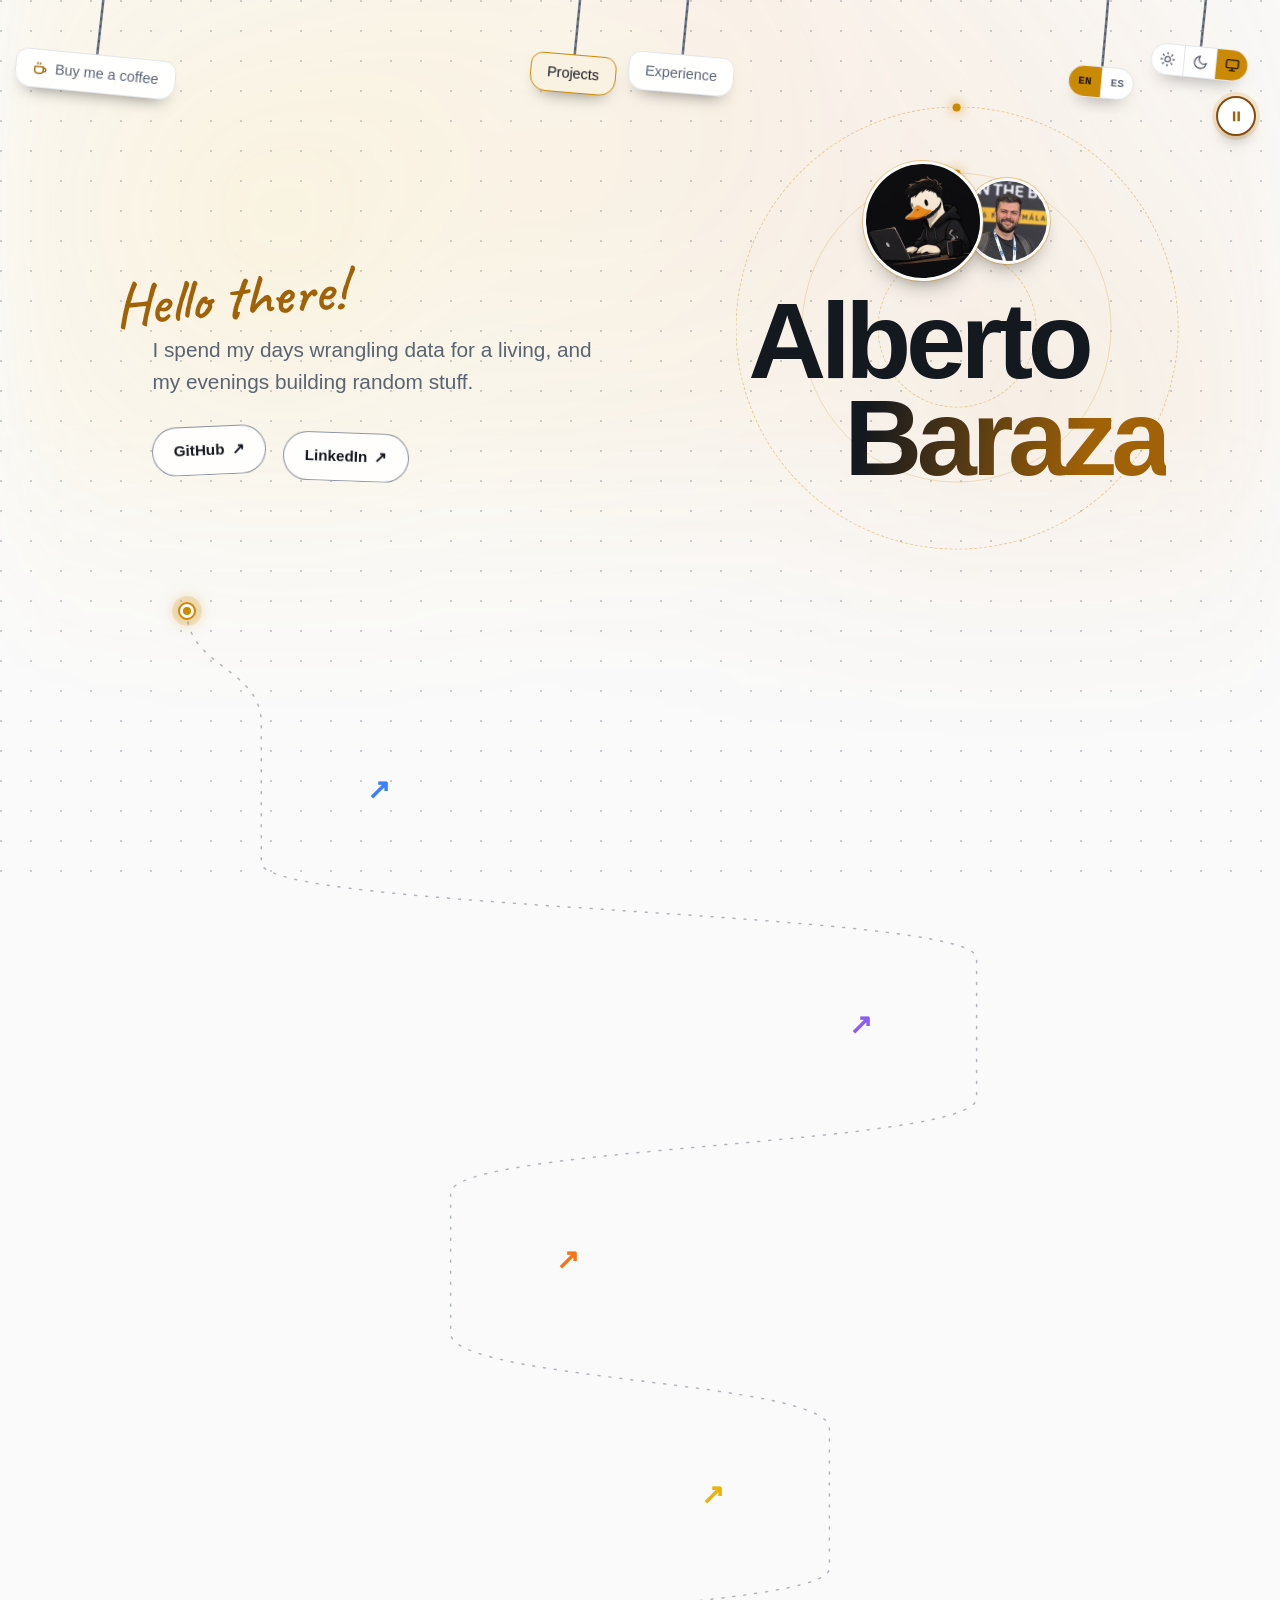
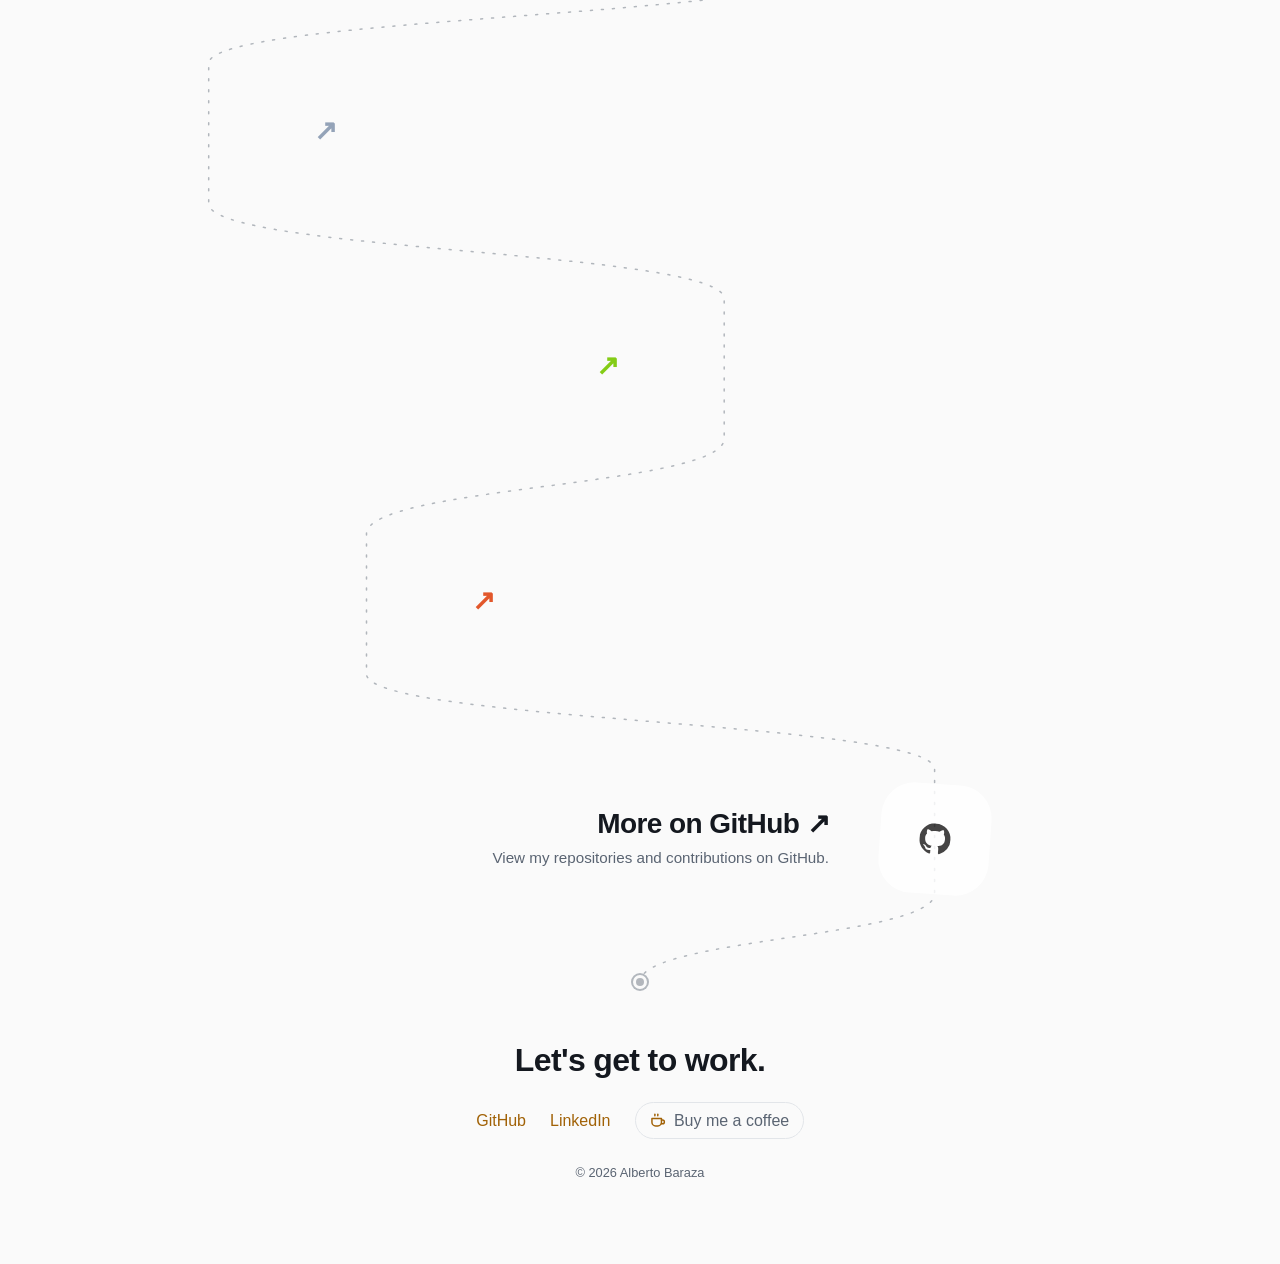
<file: index.html>
<!doctype html>
<html lang="en">
<head>
  <meta charset="UTF-8">
  <meta name="viewport" content="width=device-width, initial-scale=1.0">
  <title data-i18n="meta-title">Alberto Baraza</title>
  <meta name="description" data-i18n-content="meta-description" content="Alberto Baraza, Senior Data Engineer. Clean pipelines, solid architecture, and systems that don't break.">
  <link rel="icon" href="https://github.com/albertobaraza.png?size=64" type="image/png">
  <link rel="stylesheet" href="css/style.css">
  <link rel="stylesheet" href="css/hero.css">
  <link rel="stylesheet" href="css/home.css">
  <noscript><style>
    .reveal{opacity:1!important;transform:none!important;}
  </style></noscript>
  <script>
    (function () {
      // About, Experience and Stack moved to their own page; keep old
      // single-page links (e.g. /#experience, /#exp-glovo-1) working.
      if (/^#(about|experience|stack|exp-[\w-]+)$/.test(location.hash)) {
        location.replace("experience.html" + location.hash);
        return;
      }

      // Storage can be blocked (strict privacy settings make it throw): then use the defaults
      var stored = null;
      var lang = null;
      try {
        stored = localStorage.getItem("theme");
        lang = localStorage.getItem("lang");
      } catch (e) {}

      if (stored === "light" || stored === "dark") {
        document.documentElement.setAttribute("data-theme", stored);
      }

      if (lang !== "en" && lang !== "es") {
        var nav = (navigator.language || (navigator.languages && navigator.languages[0]) || "en").toLowerCase();
        lang = nav.indexOf("es") === 0 ? "es" : "en";
      }
      document.documentElement.setAttribute("lang", lang);

      // The clock for the hero's orbit rings (see hero.css): they turn on it, so the next page's
      // rings carry on from where this page's were. 4620 s is the common multiple of their periods.
      document.documentElement.style.setProperty("--orbit-t", String((Date.now() / 1000) % 4620));

      // The page we came from leaves a note (main.js) when it is sliding to this one. Read it here,
      // before the first paint: the name stays still if the note says so (see the end of "Page-to-page
      // slide" in style.css), and the first paint waits for the page's scripts (the marker at the end
      // of the body is after them). Without that the slide would start from the bare markup: hanging
      // tags straight, nothing highlighted, until the scripts ran a moment later. Only for a slide, so
      // a normal visit isn't held back at all. (Browsers that don't know "expect" just skip the wait.)
      try {
        var note = (sessionStorage.getItem("slide-note") || "").split(":");
        sessionStorage.removeItem("slide-note");
        if (note[0] && Date.now() - Number(note[0]) < 5000) {
          document.documentElement.classList.add("slide-in");
          if (note[1] === "hero") document.documentElement.classList.add("slide-hero");
          var wait = document.createElement("link");
          wait.rel = "expect";
          wait.href = "#page-end";
          wait.setAttribute("blocking", "render");
          document.head.appendChild(wait);
        }
      } catch (e) {}
    })();
  </script>
  <script data-goatcounter="https://albertobaraza.goatcounter.com/count"
          async src="//gc.zgo.at/count.js"></script>
</head>
<body class="home">
  <!-- Fixed dot grid; a second, accent-colored layer is revealed around the pointer. -->
  <div class="home-bg" aria-hidden="true"></div>

  <header class="nav">
    <svg class="nav__ropes" aria-hidden="true" focusable="false"></svg>
    <div class="nav__right">
      <a class="nav-tag nav-coffee hang hang--coffee" href="https://buymeacoffee.com/albertoww0y" target="_blank" rel="noopener noreferrer" data-i18n-aria="coffee-label" aria-label="Buy me a coffee (opens in a new tab)">
        <svg class="coffee-icon" viewBox="0 0 24 24" aria-hidden="true" focusable="false"><path d="M4 9h13v5a5 5 0 0 1-5 5H9a5 5 0 0 1-5-5z"/><path d="M17 11h1.5a2.5 2.5 0 0 1 0 5H17"/><path d="M8 3v2"/><path d="M12 3v2"/></svg>
        <span data-i18n="coffee-short">Buy me a coffee</span>
      </a>
      <nav class="nav__links" aria-label="Pages">
        <a href="index.html" class="nav-tag hang" data-i18n="nav-projects" aria-current="page">Projects</a>
        <a href="experience.html" class="nav-tag hang" data-i18n="nav-experience">Experience</a>
        <a class="nav-tag nav-coffee hang hang--coffee-compact" href="https://buymeacoffee.com/albertoww0y" target="_blank" rel="noopener noreferrer" data-i18n-aria="coffee-label" aria-label="Buy me a coffee (opens in a new tab)">
          <svg class="coffee-icon" viewBox="0 0 24 24" aria-hidden="true" focusable="false"><path d="M4 9h13v5a5 5 0 0 1-5 5H9a5 5 0 0 1-5-5z"/><path d="M17 11h1.5a2.5 2.5 0 0 1 0 5H17"/><path d="M8 3v2"/><path d="M12 3v2"/></svg>
        </a>
      </nav>
      <div class="nav__toggles">
        <div class="hang hang--lang">
          <div class="lang-toggle" id="lang-toggle" role="group" aria-label="Language">
            <button type="button" class="lang-toggle__btn" data-lang="en" aria-label="English" title="English">EN</button>
            <button type="button" class="lang-toggle__btn" data-lang="es" aria-label="Español" title="Español">ES</button>
          </div>
        </div>
        <div class="hang hang--theme">
          <div class="theme-toggle" id="theme-toggle" role="group" aria-label="Theme">
            <button type="button" class="theme-toggle__btn" data-theme-value="light" data-i18n-aria="theme-light" title="Light theme">
              <svg viewBox="0 0 24 24" fill="none" stroke="currentColor" stroke-width="2" stroke-linecap="round"><circle cx="12" cy="12" r="4"/><path d="M12 2v2M12 20v2M4.9 4.9l1.4 1.4M17.7 17.7l1.4 1.4M2 12h2M20 12h2M4.9 19.1l1.4-1.4M17.7 6.3l1.4-1.4"/></svg>
            </button>
            <button type="button" class="theme-toggle__btn" data-theme-value="dark" data-i18n-aria="theme-dark" title="Dark theme">
              <svg viewBox="0 0 24 24" fill="none" stroke="currentColor" stroke-width="2" stroke-linecap="round" stroke-linejoin="round"><path d="M21 12.8A9 9 0 1 1 11.2 3 7 7 0 0 0 21 12.8Z"/></svg>
            </button>
            <button type="button" class="theme-toggle__btn" data-theme-value="system" data-i18n-aria="theme-system" title="System theme">
              <svg viewBox="0 0 24 24" fill="none" stroke="currentColor" stroke-width="2" stroke-linecap="round" stroke-linejoin="round"><rect x="3" y="4" width="18" height="12" rx="2"/><path d="M8 20h8M12 16v4"/></svg>
            </button>
          </div>
        </div>
      </div>
    </div>
  </header>

  <main class="home-main">
    <!-- The pipeline: drawn by home.js through the hero pin, every project icon and the closing pin. -->
    <svg class="flow" aria-hidden="true" focusable="false">
      <path class="flow__track"/>
      <path class="flow__glow" pathLength="1"/>
      <path class="flow__line" pathLength="1"/>
      <circle class="flow__beam" r="5"/>
    </svg>

    <section id="top" class="hero hero--split">
      <div class="hero__deco" aria-hidden="true">
        <div class="hero__glow"></div>
      </div>

      <!-- The name hangs in the middle of the orbit rings; the greeting sits on the bio, so it reads as being said by Alberto -->
      <div class="hero__stage">
        <div class="hero__orbit" aria-hidden="true"><i></i><i></i><i></i></div>
        <!-- This page is the merge of the GitHub and LinkedIn profiles, so both pictures sit together above the name -->
        <div class="hero__avatars" aria-hidden="true">
          <img class="hero__avatar hero__avatar--github is-lead" src="assets/profile/github.webp" alt="" width="256" height="256" decoding="async">
          <img class="hero__avatar hero__avatar--linkedin" src="assets/profile/linkedin.webp" alt="" width="256" height="256" decoding="async">
        </div>
        <h1 class="hero__name"><span class="hero__first reveal" style="--i:0">Alberto</span> <span class="hero__last reveal" style="--i:1">Baraza</span></h1>
      </div>

      <div class="hero__intro">
        <div class="hero__text">
          <div class="hero__hello reveal" style="--i:2">
            <p class="hero__note" data-i18n="hero-hi">Hello there!</p>
          </div>
          <div class="hero__slot">
            <p class="hero__lede reveal" style="--i:3" data-i18n="hero-lede">
              I spend my days wrangling data for a living, and my evenings building random stuff.
            </p>
            <!-- Invisible: the Experience page's tagline, so this block is as tall as that page's (see .hero__slot) -->
            <p class="hero__lede hero__lede--ghost" aria-hidden="true" data-i18n="experience-lede">
              Well-defined workflows and a clear objective. The foundation of a great project.
            </p>
          </div>
        </div>
        <div class="hero__links reveal" style="--i:4">
        <a href="https://github.com/albertobaraza" target="_blank" rel="noopener" class="btn">GitHub <span class="btn__arrow" aria-hidden="true">↗</span></a>
        <a href="https://www.linkedin.com/in/alberto-baraza-barnes" target="_blank" rel="noopener" class="btn">LinkedIn <span class="btn__arrow" aria-hidden="true">↗</span></a>
        </div>
      </div>

      <span class="flow-pin hero__pin" aria-hidden="true"></span>
    </section>

    <section class="journey">
      <div class="journey__map">
        <a class="station station--project" style="--i:1; --node-color:#3b82f6" href="https://what-the-bill.app" data-site data-lang-key="what-the-bill" target="_blank" rel="noopener">
          <span class="station__icon">
            <span class="station__orbit"></span>
            <span class="station__thumb"></span>
          </span>
          <div class="station__body reveal">
            <span class="station__date"></span>
            <h2 class="station__title"><span class="station__name"></span> <span class="station__arrow">↗</span></h2>
            <p class="station__desc"></p>
          </div>
        </a>
        <a class="station station--project" style="--i:2; --node-color:#8b5cf6" href="https://build-your-story.app" data-site data-lang-key="build-your-story" target="_blank" rel="noopener">
          <span class="station__icon">
            <span class="station__orbit"></span>
            <span class="station__thumb"></span>
          </span>
          <div class="station__body reveal">
            <span class="station__date"></span>
            <h2 class="station__title"><span class="station__name"></span> <span class="station__arrow">↗</span></h2>
            <p class="station__desc"></p>
          </div>
        </a>
        <a class="station station--project" style="--i:3; --node-color:#f97316" href="https://whack-a-mole.app" data-site data-lang-key="whack-a-mole" target="_blank" rel="noopener">
          <span class="station__icon">
            <span class="station__orbit"></span>
            <span class="station__thumb"></span>
          </span>
          <div class="station__body reveal">
            <span class="station__date"></span>
            <h2 class="station__title"><span class="station__name"></span> <span class="station__arrow">↗</span></h2>
            <p class="station__desc"></p>
          </div>
        </a>
        <a class="station station--project" style="--i:4; --node-color:#eab308" href="https://bling-bling.app" data-site data-lang-key="bling-bling" target="_blank" rel="noopener">
          <span class="station__icon">
            <span class="station__orbit"></span>
            <span class="station__thumb"></span>
          </span>
          <div class="station__body reveal">
            <span class="station__date"></span>
            <h2 class="station__title"><span class="station__name"></span> <span class="station__arrow">↗</span></h2>
            <p class="station__desc"></p>
          </div>
        </a>
        <a class="station station--project" style="--i:5; --node-color:#94a3b8" href="https://flash-back.app" data-site data-lang-key="flash-back" target="_blank" rel="noopener">
          <span class="station__icon">
            <span class="station__orbit"></span>
            <span class="station__thumb"></span>
          </span>
          <div class="station__body reveal">
            <span class="station__date"></span>
            <h2 class="station__title"><span class="station__name"></span> <span class="station__arrow">↗</span></h2>
            <p class="station__desc"></p>
          </div>
        </a>
        <a class="station station--project" style="--i:6; --node-color:#84cc16" href="https://goblin-street.app" data-site data-lang-key="goblin-street" target="_blank" rel="noopener">
          <span class="station__icon">
            <span class="station__orbit"></span>
            <span class="station__thumb"></span>
          </span>
          <div class="station__body reveal">
            <span class="station__date"></span>
            <h2 class="station__title"><span class="station__name"></span> <span class="station__arrow">↗</span></h2>
            <p class="station__desc"></p>
          </div>
        </a>
        <a class="station station--project" style="--i:7; --node-color:#e2572b" href="https://tapeo.dev" data-site data-lang-key="tapeo-dev" target="_blank" rel="noopener">
          <span class="station__icon">
            <span class="station__orbit"></span>
            <span class="station__thumb"></span>
          </span>
          <div class="station__body reveal">
            <span class="station__date"></span>
            <h2 class="station__title"><span class="station__name"></span> <span class="station__arrow">↗</span></h2>
            <p class="station__desc"></p>
          </div>
        </a>
        <!-- home.js adds the public GitHub projects here, just before this last stop -->
        <a class="station station--more" style="--i:8; --node-color:var(--text)" href="https://github.com/albertobaraza" target="_blank" rel="noopener">
          <span class="station__icon">
            <span class="station__orbit"></span>
            <span class="station__thumb" style="background:#fff">
              <svg width="34" height="34" viewBox="0 0 16 16" fill="#181717"><path d="M8 0C3.58 0 0 3.58 0 8c0 3.54 2.29 6.53 5.47 7.59.4.07.55-.17.55-.38 0-.19-.01-.82-.01-1.49-2.01.37-2.53-.49-2.69-.94-.09-.23-.48-.94-.82-1.13-.28-.15-.68-.52-.01-.53.63-.01 1.08.58 1.23.82.72 1.21 1.87.87 2.33.66.07-.52.28-.87.51-1.07-1.78-.2-3.64-.89-3.64-3.95 0-.87.31-1.59.82-2.15-.08-.2-.36-1.02.08-2.12 0 0 .67-.21 2.2.82.64-.18 1.32-.27 2-.27.68 0 1.36.09 2 .27 1.53-1.04 2.2-.82 2.2-.82.44 1.1.16 1.92.08 2.12.51.56.82 1.27.82 2.15 0 3.07-1.87 3.75-3.65 3.95.29.25.54.73.54 1.48 0 1.07-.01 1.93-.01 2.2 0 .21.15.46.55.38A8.013 8.013 0 0 0 16 8c0-4.42-3.58-8-8-8z"/></svg>
            </span>
          </span>
          <div class="station__body reveal">
            <span class="station__date"></span>
            <h2 class="station__title" data-i18n="proj-more-title">More on GitHub <span class="station__arrow">↗</span></h2>
            <p data-i18n="proj-more-desc">View my repositories and contributions on GitHub.</p>
          </div>
        </a>
      </div>
    </section>

    <!-- The journey ends here, right above the footer call to action -->
    <span class="flow-pin journey__pin" aria-hidden="true"></span>
  </main>

  <footer id="contact" class="footer">
    <p data-i18n="footer-cta">Let's talk data.</p>
    <div class="footer__links">
      <a href="https://github.com/albertobaraza" target="_blank" rel="noopener">GitHub</a>
      <a href="https://www.linkedin.com/in/alberto-baraza-barnes" target="_blank" rel="noopener">LinkedIn</a>
      <a class="footer__coffee" href="https://buymeacoffee.com/albertoww0y" target="_blank" rel="noopener noreferrer" data-i18n-aria="coffee-label" aria-label="Buy me a coffee (opens in a new tab)">
        <svg class="coffee-icon" viewBox="0 0 24 24" aria-hidden="true" focusable="false"><path d="M4 9h13v5a5 5 0 0 1-5 5H9a5 5 0 0 1-5-5z"/><path d="M17 11h1.5a2.5 2.5 0 0 1 0 5H17"/><path d="M8 3v2"/><path d="M12 3v2"/></svg>
        <span data-i18n="coffee-short">Buy me a coffee</span>
      </a>
    </div>
    <p class="footer__copy">© <span id="year"></span> Alberto Baraza</p>
    <p class="footer__count" id="visit-count" hidden></p>
  </footer>

  <!-- Easter egg: the very last corner of the page peels off, and a duck is hiding under it (js/duck.js). It stays folded over once pulled.
       Everything is drawn in a 310 x 310 box whose bottom-right corner is the page's corner. -->
  <div class="peel" id="peel">
    <svg class="peel__art" viewBox="0 0 310 310" aria-hidden="true" focusable="false">
      <defs>
        <clipPath id="peel-hole-clip"><polygon id="peel-hole-poly" points=""/></clipPath>
        <pattern id="peel-dots" width="9" height="9" patternUnits="userSpaceOnUse" patternTransform="rotate(30)">
          <circle cx="4.5" cy="4.5" r="1.5" fill="#d97706" opacity=".3"/>
        </pattern>
        <linearGradient id="peel-hole-grad" gradientUnits="userSpaceOnUse">
          <stop offset="0" stop-color="#000" stop-opacity=".42"/>
          <stop offset="1" stop-color="#000" stop-opacity="0"/>
        </linearGradient>
        <linearGradient id="peel-flap-grad" gradientUnits="userSpaceOnUse">
          <stop offset="0" stop-color="#000" stop-opacity=".24"/>
          <stop offset=".45" stop-color="#000" stop-opacity=".05"/>
          <stop offset="1" stop-color="#fff" stop-opacity=".07"/>
        </linearGradient>
        <filter id="peel-shadow" x="-30%" y="-30%" width="160%" height="160%">
          <feDropShadow dx="0" dy="0" stdDeviation="3.5" flood-color="#000" flood-opacity=".38"/>
        </filter>
      </defs>

      <!-- What is under the page: only the part inside the peeled triangle shows -->
      <g clip-path="url(#peel-hole-clip)">
        <rect width="310" height="310" fill="#fbbf24"/>
        <path id="peel-rays" fill="#fcd34d"/>
        <rect width="310" height="310" fill="url(#peel-dots)"/>

        <!-- The duck. Its picture is only fetched once the corner is lifted (duck.js), so a visitor who never finds it never loads it.
             It hops when it appears and then sways a little (home.css). -->
        <g transform="translate(246 302)">
          <ellipse cx="2" cy="1" rx="34" ry="4.5" fill="#000" opacity=".18"/>
          <g class="peel__hop">
            <image class="peel__sway" data-src="assets/easter-egg/duck.webp" x="-44" y="-125" width="88" height="125" preserveAspectRatio="xMidYMax meet"/>
          </g>
        </g>

        <rect width="310" height="310" fill="url(#peel-hole-grad)"/>
      </g>

      <polygon class="peel__flap" id="peel-flap" points=""/>
      <polygon id="peel-flap-shade" fill="url(#peel-flap-grad)" points=""/>
    </svg>

    <div class="peel__zone" aria-hidden="true"></div>
    <p class="peel__say" role="status" data-i18n="duck-found" hidden>You found me!</p>
  </div>

  <script src="js/i18n.js"></script>
  <script src="js/main.js"></script>
  <script src="js/nav.js"></script>
  <script src="js/home.js"></script>
  <script src="js/duck.js"></script>
  <span id="page-end" hidden></span>
</body>
</html>
</file>
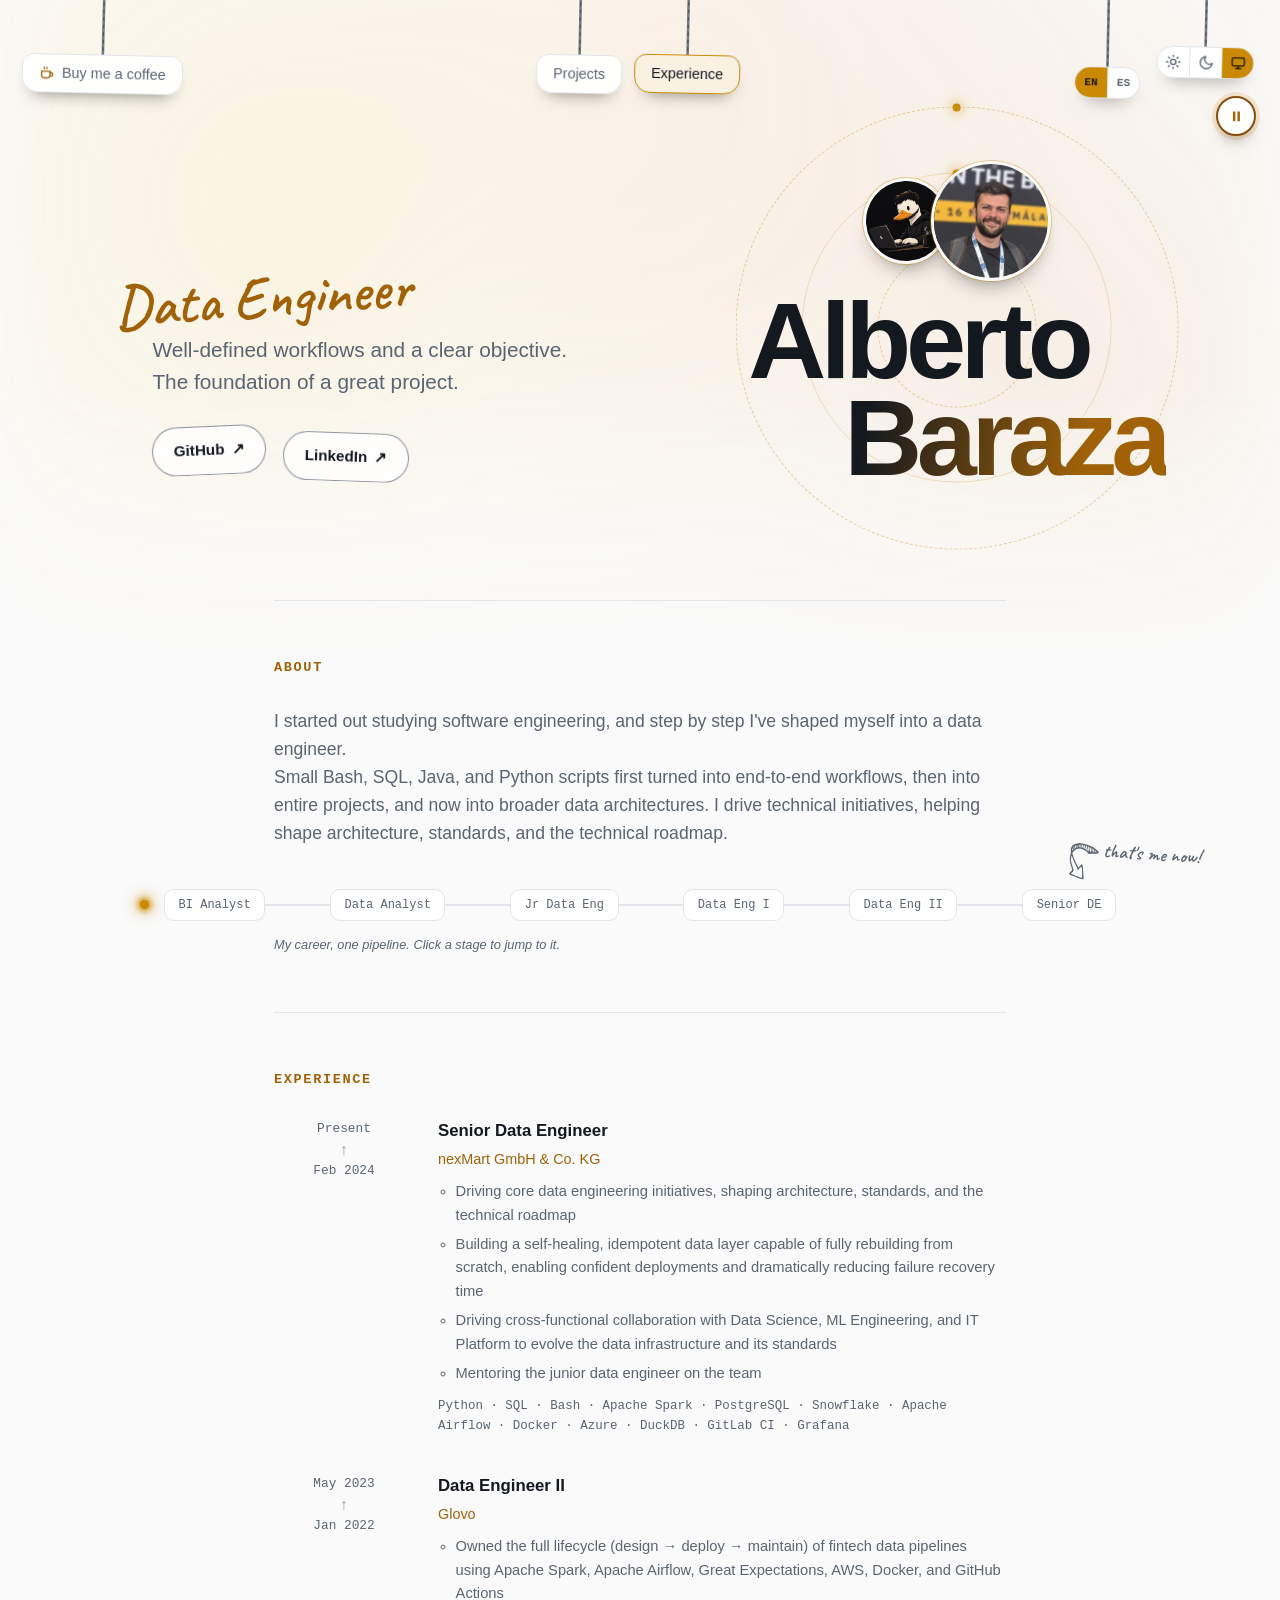
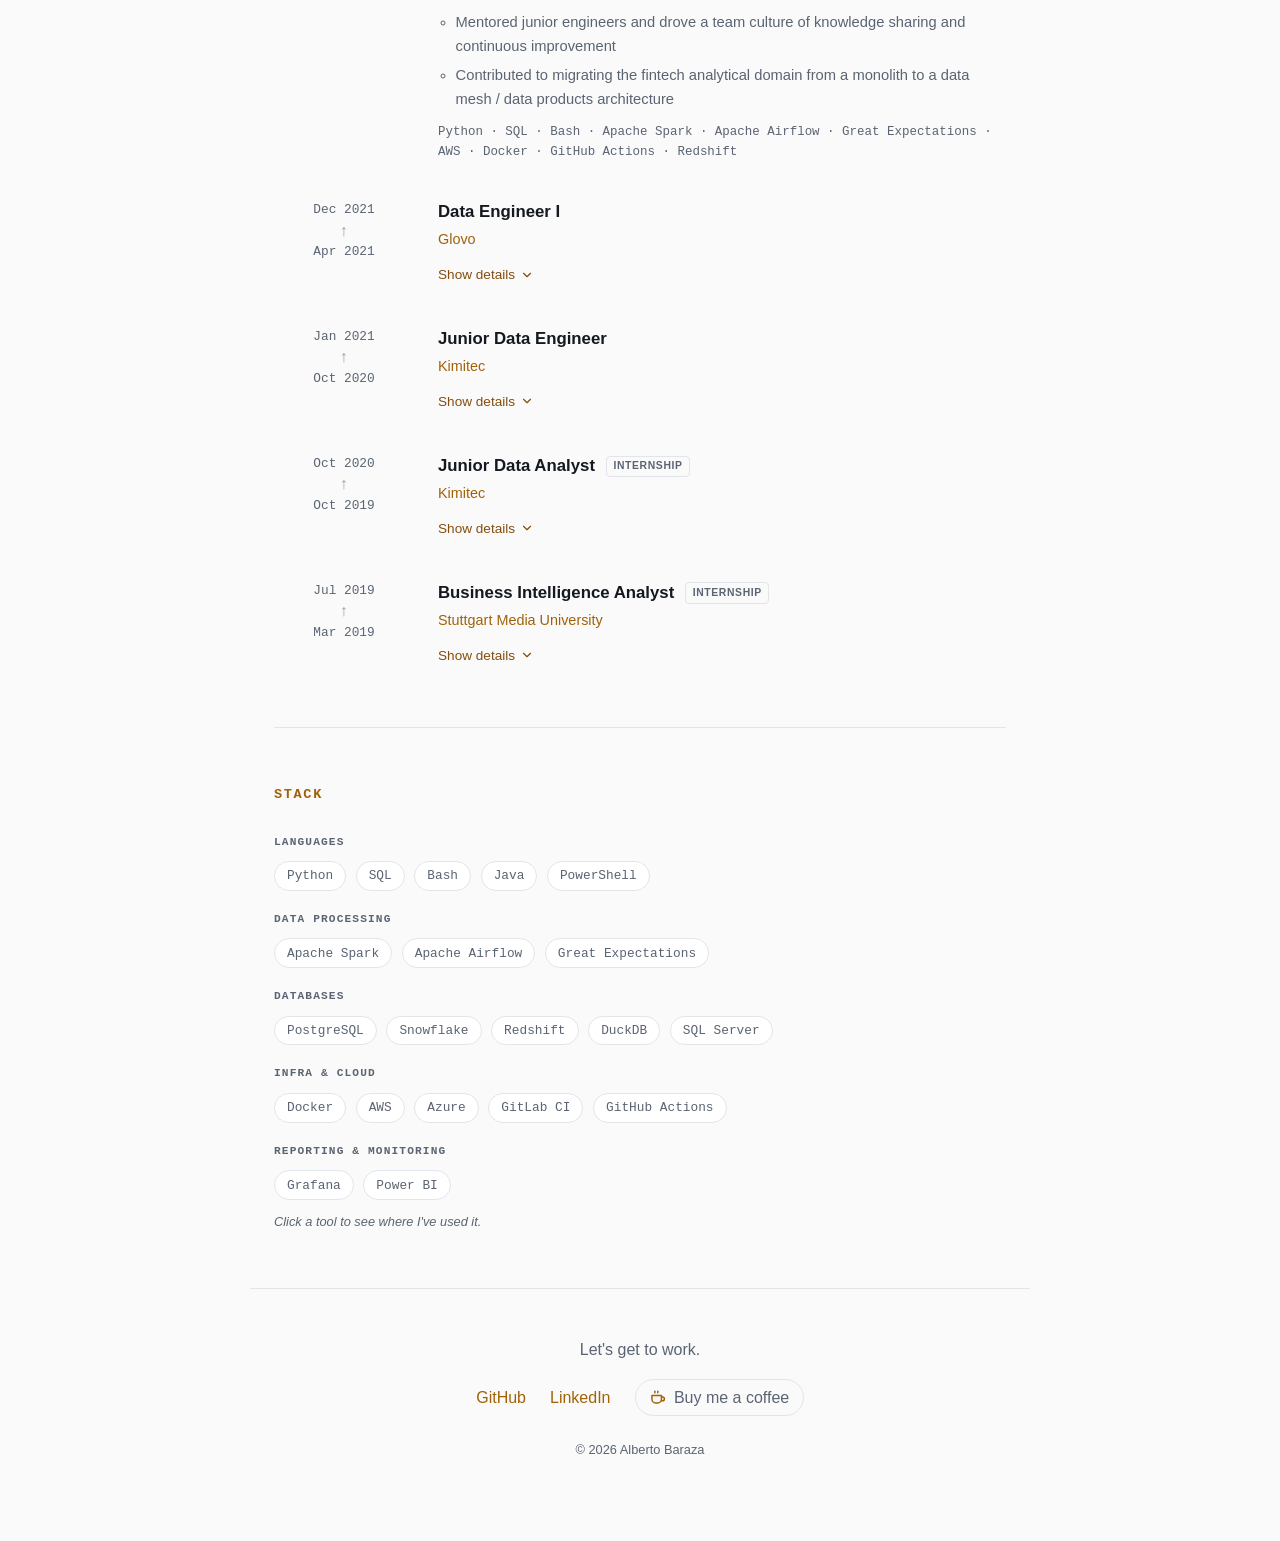
<file: experience.html>
<!doctype html>
<html lang="en">
<head>
  <meta charset="UTF-8">
  <meta name="viewport" content="width=device-width, initial-scale=1.0">
  <title data-i18n="meta-title-experience">Alberto Baraza, Experience</title>
  <meta name="description" data-i18n-content="meta-description-experience" content="Alberto Baraza's career as a data engineer, from BI analyst to senior: roles, what I built, and the tools I use.">
  <link rel="icon" href="https://github.com/albertobaraza.png?size=64" type="image/png">
  <link rel="stylesheet" href="css/style.css">
  <link rel="stylesheet" href="css/hero.css">
  <noscript><style>
    @media (max-width: 600px) {
      .pipeline{flex-direction:column-reverse;align-items:center;max-width:none;overflow-x:visible;padding:0.25rem 0;}
      .pipeline__link{width:2px;height:28px;flex:0 0 auto;min-width:0;}
      .pipeline__beam{display:none;}
    }
  </style></noscript>
  <script>
    (function () {
      // Storage can be blocked (strict privacy settings make it throw): then use the defaults
      var stored = null;
      var lang = null;
      try {
        stored = localStorage.getItem("theme");
        lang = localStorage.getItem("lang");
      } catch (e) {}

      if (stored === "light" || stored === "dark") {
        document.documentElement.setAttribute("data-theme", stored);
      }

      if (lang !== "en" && lang !== "es") {
        var nav = (navigator.language || (navigator.languages && navigator.languages[0]) || "en").toLowerCase();
        lang = nav.indexOf("es") === 0 ? "es" : "en";
      }
      document.documentElement.setAttribute("lang", lang);

      // The clock for the hero's orbit rings (see hero.css): they turn on it, so the next page's
      // rings carry on from where this page's were. 4620 s is the common multiple of their periods.
      document.documentElement.style.setProperty("--orbit-t", String((Date.now() / 1000) % 4620));

      // The page we came from leaves a note (main.js) when it is sliding to this one. Read it here,
      // before the first paint: the name stays still if the note says so (see the end of "Page-to-page
      // slide" in style.css), and the first paint waits for the page's scripts (the marker at the end
      // of the body is after them). Without that the slide would start from the bare markup: hanging
      // tags straight, nothing highlighted, until the scripts ran a moment later. Only for a slide, so
      // a normal visit isn't held back at all. (Browsers that don't know "expect" just skip the wait.)
      try {
        var note = (sessionStorage.getItem("slide-note") || "").split(":");
        sessionStorage.removeItem("slide-note");
        if (note[0] && Date.now() - Number(note[0]) < 5000) {
          document.documentElement.classList.add("slide-in");
          if (note[1] === "hero") document.documentElement.classList.add("slide-hero");
          var wait = document.createElement("link");
          wait.rel = "expect";
          wait.href = "#page-end";
          wait.setAttribute("blocking", "render");
          document.head.appendChild(wait);
        }
      } catch (e) {}
    })();
  </script>
  <script data-goatcounter="https://albertobaraza.goatcounter.com/count"
          async src="//gc.zgo.at/count.js"></script>
</head>
<body>
  <header class="nav">
    <svg class="nav__ropes" aria-hidden="true" focusable="false"></svg>
    <div class="nav__right">
      <a class="nav-tag nav-coffee hang hang--coffee" href="https://buymeacoffee.com/albertoww0y" target="_blank" rel="noopener noreferrer" data-i18n-aria="coffee-label" aria-label="Buy me a coffee (opens in a new tab)">
        <svg class="coffee-icon" viewBox="0 0 24 24" aria-hidden="true" focusable="false"><path d="M4 9h13v5a5 5 0 0 1-5 5H9a5 5 0 0 1-5-5z"/><path d="M17 11h1.5a2.5 2.5 0 0 1 0 5H17"/><path d="M8 3v2"/><path d="M12 3v2"/></svg>
        <span data-i18n="coffee-short">Buy me a coffee</span>
      </a>
      <nav class="nav__links" aria-label="Pages">
        <a href="index.html" class="nav-tag hang" data-i18n="nav-projects">Projects</a>
        <a href="experience.html" class="nav-tag hang" data-i18n="nav-experience" aria-current="page">Experience</a>
        <a class="nav-tag nav-coffee hang hang--coffee-compact" href="https://buymeacoffee.com/albertoww0y" target="_blank" rel="noopener noreferrer" data-i18n-aria="coffee-label" aria-label="Buy me a coffee (opens in a new tab)">
          <svg class="coffee-icon" viewBox="0 0 24 24" aria-hidden="true" focusable="false"><path d="M4 9h13v5a5 5 0 0 1-5 5H9a5 5 0 0 1-5-5z"/><path d="M17 11h1.5a2.5 2.5 0 0 1 0 5H17"/><path d="M8 3v2"/><path d="M12 3v2"/></svg>
        </a>
      </nav>
      <div class="nav__toggles">
        <div class="hang hang--lang">
          <div class="lang-toggle" id="lang-toggle" role="group" aria-label="Language">
            <button type="button" class="lang-toggle__btn" data-lang="en" aria-label="English" title="English">EN</button>
            <button type="button" class="lang-toggle__btn" data-lang="es" aria-label="Español" title="Español">ES</button>
          </div>
        </div>
        <div class="hang hang--theme">
          <div class="theme-toggle" id="theme-toggle" role="group" aria-label="Theme">
            <button type="button" class="theme-toggle__btn" data-theme-value="light" data-i18n-aria="theme-light" title="Light theme">
              <svg viewBox="0 0 24 24" fill="none" stroke="currentColor" stroke-width="2" stroke-linecap="round"><circle cx="12" cy="12" r="4"/><path d="M12 2v2M12 20v2M4.9 4.9l1.4 1.4M17.7 17.7l1.4 1.4M2 12h2M20 12h2M4.9 19.1l1.4-1.4M17.7 6.3l1.4-1.4"/></svg>
            </button>
            <button type="button" class="theme-toggle__btn" data-theme-value="dark" data-i18n-aria="theme-dark" title="Dark theme">
              <svg viewBox="0 0 24 24" fill="none" stroke="currentColor" stroke-width="2" stroke-linecap="round" stroke-linejoin="round"><path d="M21 12.8A9 9 0 1 1 11.2 3 7 7 0 0 0 21 12.8Z"/></svg>
            </button>
            <button type="button" class="theme-toggle__btn" data-theme-value="system" data-i18n-aria="theme-system" title="System theme">
              <svg viewBox="0 0 24 24" fill="none" stroke="currentColor" stroke-width="2" stroke-linecap="round" stroke-linejoin="round"><rect x="3" y="4" width="18" height="12" rx="2"/><path d="M8 20h8M12 16v4"/></svg>
            </button>
          </div>
        </div>
      </div>
    </div>
  </header>

  <main class="experience-main">
    <section id="top" class="hero hero--split">
      <div class="hero__deco" aria-hidden="true">
        <div class="hero__glow"></div>
      </div>

      <!-- Exactly the Projects page's name, rings and pictures (same styles, hero.css), so the name stays put when the page slides between the two -->
      <div class="hero__stage">
        <div class="hero__orbit" aria-hidden="true"><i></i><i></i><i></i></div>
        <div class="hero__avatars" aria-hidden="true">
          <img class="hero__avatar hero__avatar--github" src="assets/profile/github.webp" alt="" width="256" height="256" decoding="async">
          <img class="hero__avatar hero__avatar--linkedin is-lead" src="assets/profile/linkedin.webp" alt="" width="256" height="256" decoding="async">
        </div>
        <h1 class="hero__name"><span class="hero__first">Alberto</span> <span class="hero__last">Baraza</span></h1>
      </div>

      <div class="hero__intro">
        <div class="hero__text">
          <div class="hero__hello">
            <p class="hero__note" data-i18n="hero-title">Data Engineer</p>
          </div>
          <div class="hero__slot">
            <p class="hero__lede" data-i18n="experience-lede">
              Well-defined workflows and a clear objective. The foundation of a great project.
            </p>
            <!-- Invisible: the Projects page's bio, so this block is as tall as that page's (see .hero__slot) -->
            <p class="hero__lede hero__lede--ghost" aria-hidden="true" data-i18n="hero-lede">
              I spend my days wrangling data for a living, and my evenings building random stuff.
            </p>
          </div>
        </div>
        <div class="hero__links">
          <a href="https://github.com/albertobaraza" target="_blank" rel="noopener" class="btn">GitHub <span class="btn__arrow" aria-hidden="true">↗</span></a>
          <a href="https://www.linkedin.com/in/alberto-baraza-barnes" target="_blank" rel="noopener" class="btn">LinkedIn <span class="btn__arrow" aria-hidden="true">↗</span></a>
        </div>
      </div>
    </section>

    <section id="about" class="section">
      <h2 class="section__title" data-i18n="about-title">About</h2>
      <p class="about__text" data-i18n="about-text">
        I started out studying software engineering, and step by step I've shaped myself into a data engineer: small Bash, SQL, Java, and Python
        scripts turned into full workflows, then into entire projects, and now into broader data
        architectures. I drive technical initiatives, helping shape architecture, standards,
        and the technical roadmap.
      </p>
      <div class="pipeline-bleed">
        <div class="pipeline">
          <span class="pipeline__beam" aria-hidden="true"></span>
          <button type="button" class="pipeline__node" data-target="exp-stuttgart" data-i18n="pl-bi">BI Analyst</button>
          <div class="pipeline__link" aria-hidden="true"></div>
          <button type="button" class="pipeline__node" data-target="exp-kimitec-analyst" data-i18n="pl-analyst">Data Analyst</button>
          <div class="pipeline__link" aria-hidden="true"></div>
          <button type="button" class="pipeline__node" data-target="exp-kimitec-de" data-i18n="pl-jr">Jr Data Eng</button>
          <div class="pipeline__link" aria-hidden="true"></div>
          <button type="button" class="pipeline__node" data-target="exp-glovo-1" data-i18n="pl-de1">Data Eng I</button>
          <div class="pipeline__link" aria-hidden="true"></div>
          <button type="button" class="pipeline__node" data-target="exp-glovo-2" data-i18n="pl-de2">Data Eng II</button>
          <div class="pipeline__link" aria-hidden="true"></div>
          <button type="button" class="pipeline__node pipeline__node--current" data-target="exp-nexmart">
            <span data-i18n="pl-senior">Senior DE</span>
            <span class="pipeline-annotation" aria-hidden="true">
              <span class="pipeline-annotation__text" data-i18n="pl-annotation">that's me now!</span>
              <svg class="pipeline-annotation__arrow" viewBox="0 0 40 49" fill="currentColor">
                <g transform="matrix(-1,0,0,1,96.2,-671)">
                  <path d="M83.658,703.588c2.514-4.434,4.594-8.91,6.365-13.523c0.655-1.707,1.055-3.512,1.559-5.277c0.172-0.602-0.009-1.188-0.504-1.49c-0.85-0.52-1.327-1.369-2.021-2.012c-2.405-2.229-5.251-3.4-8.535-2.936c-1.305,0.184-2.582,0.824-3.782,1.434c-1.348,0.686-2.605,1.551-3.878,2.377c-0.532,0.344-1.146,0.697-1.459,1.209c-0.292,0.475-0.232,1.166-0.352,1.914c-1.037,0.1-1.976,0.451-3.174,0.158c-1.43-0.35-2.999-0.123-4.506-0.176c-1.114-0.041-2.226-0.145-3.339-0.186c-0.552-0.02-1.106,0.055-1.659,0.051c-0.143,0-0.314-0.102-0.422-0.209c-0.545-0.539-1.073-1.096-1.559-1.598c0.038-0.189,0.027-0.291,0.074-0.342c3.14-3.453,6.588-6.479,11.075-8.098c1.649-0.596,3.251-1.324,4.9-1.924c2.719-0.986,5.591-1.332,8.411-1.885c0.765-0.15,1.606-0.104,2.381,0.033c1.493,0.262,2.961,0.664,4.443,0.988c3.33,0.727,6.617,4.57,6.067,8.396c-0.285,1.986-0.179,3.99,0.49,5.896c1.558,4.443,1.004,8.824-0.27,13.199c-0.602,2.07-1.21,4.139-1.804,6.211c-0.108,0.379-0.159,0.773-0.236,1.164c1.087,1.92,3.108,3.018,4.224,4.891c-0.64,1.016-1.376,1.578-2.449,1.916c-3.882,1.219-7.766,2.461-11.404,4.322c-1.376,0.703-2.821,1.105-4.349,1.23c-0.849,0.07-1.373-0.449-1.313-1.301c0.36-5.098,0.713-10.195,1.116-15.289c0.081-1.025,0.329-2.047,0.574-3.051c0.193-0.789,0.844-0.879,1.413-0.234c1.003,1.139,1.985,2.293,3,3.42C82.987,703.146,83.333,703.338,83.658,703.588z M78.879,717.328c0.146,0.035,0.32,0.141,0.436,0.096c4.597-1.791,9.189-3.594,13.778-5.408c0.129-0.051,0.204-0.236,0.359-0.424c-0.785-1.082-1.706-2.059-2.75-2.916c-0.784-0.645-0.928-1.357-0.598-2.33c0.819-2.416,1.573-4.855,2.291-7.305c0.996-3.393,1.715-6.82,0.724-10.355c-0.065-0.23-0.306-0.412-0.551-0.727c-0.193,0.404-0.302,0.609-0.391,0.822c-1.359,3.232-2.68,6.48-4.084,9.693c-1.048,2.398-2.648,4.557-3.106,7.209c-0.013,0.076-0.068,0.143-0.102,0.215c-0.358,0.787-1.196,0.908-1.705,0.229c-0.382-0.512-0.678-1.09-1.088-1.574c-0.744-0.879-1.428-1.84-2.506-2.484C78.725,705.635,78.346,714.229,78.879,717.328z M70.971,681.406c0.822-0.447,1.173-0.611,1.492-0.824c0.19-0.127,0.44-0.311,0.474-0.502c0.308-1.715,0.579-3.436,0.838-5.156c0.016-0.107-0.147-0.328-0.255-0.35c-0.217-0.043-0.533-0.07-0.667,0.053c-0.283,0.256-0.602,0.582-0.682,0.932C71.768,677.32,71.436,679.1,70.971,681.406z M67.57,683.627c0.479-2.553,1.032-4.744,0.848-6.996c-0.743-0.221-1.061,0.125-1.188,0.615c-0.239,0.92-0.311,1.895-0.63,2.781C66.146,681.289,66.436,682.314,67.57,683.627z M69.482,682.574c0.242-0.117,0.48-0.162,0.498-0.252c0.375-1.871,0.745-3.744,1.065-5.625c0.07-0.41-0.059-0.855-0.095-1.271c-0.825-0.025-1.233,0.277-1.351,0.924c-0.268,1.477-0.522,2.955-0.782,4.436C70.339,680.994,69.126,681.93,69.482,682.574z M73.98,679.338c1.077-0.104,1.676-0.5,1.801-1.414c0.18-1.32,0.312-2.648,0.493-4.221c-0.503,0.205-1.031,0.26-1.111,0.479C74.568,675.807,74.188,677.488,73.98,679.338z M76.462,677.623c0.841,0.338,1.469,0.184,1.632-0.379c0.369-1.271,0.858-2.561,0.554-3.926c-1.002-0.164-1.441,0.43-1.627,1.145C76.762,675.457,76.654,676.492,76.462,677.623z M63.51,678.611c-0.437,0.414-0.892,0.643-0.92,0.912c-0.088,0.861-0.116,1.758,0.032,2.605c0.079,0.457,0.274,1.098,1.197,1.188C63.617,681.824,63.887,680.35,63.51,678.611z M80.928,676.414c0-1.146,0-2.223,0-3.303c-0.924,0.02-0.952,0.014-1.011,0.268c-0.229,0.994-0.449,1.99-0.644,2.992c-0.02,0.102,0.155,0.238,0.314,0.465C79.977,676.713,80.403,676.58,80.928,676.414z M65.896,677.27c-0.562,0.652-0.929,0.881-0.96,1.15c-0.138,1.17-0.206,2.354-0.238,3.533c-0.009,0.334,0.192,0.674,0.297,1.012C65.932,681.275,65.713,679.525,65.896,677.27z M87.586,677.869c0.439-1.146,0.452-2.184,0.531-3.201c0.012-0.146-0.273-0.354-0.463-0.459c-0.089-0.051-0.353,0.031-0.407,0.127c-0.515,0.918-0.866,1.902-0.61,2.953C86.696,677.525,87.207,677.648,87.586,677.869z M85.225,677.119c0.737-1.137,0.9-2.188,0.6-3.301c-0.037-0.137-0.363-0.197-0.732-0.381c-0.17,1.039-0.357,1.959-0.442,2.889C84.63,676.535,84.967,676.779,85.225,677.119z M91.656,681.176c0.571-1.967,0.571-1.967-0.446-3.311C90.848,679.025,90.226,680.078,91.656,681.176z M89.803,674.984c-1.089,1.238-1.136,2.303-1.02,3.365c0.022,0.203,0.526,0.354,0.96,0.623C89.898,677.658,90.121,676.592,89.803,674.984z M83.198,673.223c-0.162-0.08-0.324-0.162-0.486-0.244c-0.984,0.732-0.776,1.838-0.688,2.879c0.034,0.396,0.248,0.766,0.974,0.496C83.062,675.365,83.13,674.295,83.198,673.223z M61.327,680.521c-0.355,0.389-0.841,0.715-0.792,0.9c0.171,0.648-0.205,1.576,0.792,1.961C61.908,682.441,61.682,681.588,61.327,680.521z M59.581,682.061c-0.595,0.555-0.898,0.838-1.261,1.176C59.128,683.533,59.529,683.391,59.581,682.061z"/>
                </g>
              </svg>
            </span>
          </button>
        </div>
      </div>
      <p class="pipeline__hint" data-i18n="pl-hint">My career, one pipeline. Click a stage to jump to it.</p>
    </section>

    <section id="experience" class="section">
      <h2 class="section__title" data-i18n="experience-title">Experience</h2>
      <ol class="timeline">
        <li id="exp-nexmart" class="timeline__item">
          <div class="timeline__meta">
            <span class="timeline__period" aria-label="Feb 2024 – Present" data-i18n-aria="tl-nexmart-aria">
              <span aria-hidden="true" data-i18n="tl-present">Present</span>
              <span class="timeline__period-arrow" aria-hidden="true">↑</span>
              <span aria-hidden="true">Feb 2024</span>
            </span>
          </div>
          <div class="timeline__body">
            <h3 data-i18n="tl-nexmart-role">Senior Data Engineer</h3>
            <p class="timeline__org"><a href="https://www.nexmart.com" target="_blank" rel="noopener">nexMart GmbH &amp; Co. KG</a></p>
            <ul data-i18n="tl-nexmart-bullets">
              <li>Driving core data engineering initiatives, shaping architecture, standards, and the technical roadmap</li>
              <li>Building a self-healing, idempotent data layer capable of fully rebuilding from scratch, enabling confident deployments and dramatically reducing failure recovery time</li>
              <li>Driving cross-functional collaboration with Data Science, ML Engineering, and IT Platform to evolve the data infrastructure and its standards</li>
              <li>Mentoring the junior data engineer on the team</li>
            </ul>
            <p class="timeline__stack">Python · SQL · Bash · Apache Spark · PostgreSQL · Snowflake · Apache Airflow · Docker · Azure · DuckDB · GitLab CI · Grafana</p>
          </div>
        </li>

        <li id="exp-glovo-2" class="timeline__item">
          <div class="timeline__meta">
            <span class="timeline__period" aria-label="Jan 2022 – May 2023" data-i18n-aria="tl-glovo2-aria">
              <span aria-hidden="true">May 2023</span>
              <span class="timeline__period-arrow" aria-hidden="true">↑</span>
              <span aria-hidden="true" data-i18n="tl-glovo2-start">Jan 2022</span>
            </span>
          </div>
          <div class="timeline__body">
            <h3 data-i18n="tl-glovo2-role">Data Engineer II</h3>
            <p class="timeline__org"><a href="https://glovoapp.com" target="_blank" rel="noopener">Glovo</a></p>
            <ul data-i18n="tl-glovo2-bullets">
              <li>Owned the full lifecycle (design → deploy → maintain) of fintech data pipelines using Apache Spark, Apache Airflow, Great Expectations, AWS, Docker, and GitHub Actions</li>
              <li>Mentored junior engineers and drove a team culture of knowledge sharing and continuous improvement</li>
              <li>Contributed to migrating the fintech analytical domain from a monolith to a data mesh / data products architecture</li>
            </ul>
            <p class="timeline__stack">Python · SQL · Bash · Apache Spark · Apache Airflow · Great Expectations · AWS · Docker · GitHub Actions · Redshift</p>
          </div>
        </li>

        <li id="exp-glovo-1" class="timeline__item">
          <div class="timeline__meta">
            <span class="timeline__period" aria-label="Apr 2021 – Dec 2021" data-i18n-aria="tl-glovo1-aria">
              <span aria-hidden="true" data-i18n="tl-glovo1-end">Dec 2021</span>
              <span class="timeline__period-arrow" aria-hidden="true">↑</span>
              <span aria-hidden="true" data-i18n="tl-glovo1-start">Apr 2021</span>
            </span>
          </div>
          <div class="timeline__body">
            <h3 data-i18n="tl-glovo1-role">Data Engineer I</h3>
            <p class="timeline__org"><a href="https://glovoapp.com" target="_blank" rel="noopener">Glovo</a></p>
            <button type="button" class="timeline__toggle" aria-expanded="false">
              <span data-i18n="tl-show-details">Show details</span>
              <svg class="timeline__chevron" viewBox="0 0 24 24" fill="none" stroke="currentColor" stroke-width="2" stroke-linecap="round" stroke-linejoin="round"><path d="M6 9l6 6 6-6"/></svg>
            </button>
            <div class="timeline__collapsible">
              <div class="timeline__collapsible-inner">
                <ul data-i18n="tl-glovo1-bullets">
                  <li>Joined as the first Data Engineer in the Fintech area; defined and built the foundational data processes for the domain</li>
                  <li>Collaborated with cross-functional product teams to translate business needs into scalable solutions, notably contributing to the payments analytical landscape</li>
                </ul>
                <p class="timeline__stack">Python · SQL · Bash · Great Expectations · AWS · Docker · GitHub Actions · Redshift</p>
              </div>
            </div>
          </div>
        </li>

        <li id="exp-kimitec-de" class="timeline__item">
          <div class="timeline__meta">
            <span class="timeline__period" aria-label="Oct 2020 – Jan 2021" data-i18n-aria="tl-kimitecde-aria">
              <span aria-hidden="true" data-i18n="tl-kimitecde-end">Jan 2021</span>
              <span class="timeline__period-arrow" aria-hidden="true">↑</span>
              <span aria-hidden="true">Oct 2020</span>
            </span>
          </div>
          <div class="timeline__body">
            <h3 data-i18n="tl-kimitecde-role">Junior Data Engineer</h3>
            <p class="timeline__org"><a href="https://www.kimitec.com" target="_blank" rel="noopener">Kimitec</a></p>
            <button type="button" class="timeline__toggle" aria-expanded="false">
              <span data-i18n="tl-show-details">Show details</span>
              <svg class="timeline__chevron" viewBox="0 0 24 24" fill="none" stroke="currentColor" stroke-width="2" stroke-linecap="round" stroke-linejoin="round"><path d="M6 9l6 6 6-6"/></svg>
            </button>
            <div class="timeline__collapsible">
              <div class="timeline__collapsible-inner">
                <ul data-i18n="tl-kimitecde-bullets">
                  <li>Designed and implemented internal databases and data-driven processes from scratch</li>
                  <li>Automated tasks using PowerShell, Java, and Power Automate</li>
                  <li>Built integrations consuming REST APIs and implemented solutions with Office 365 tools (SharePoint, Power Automate)</li>
                </ul>
                <p class="timeline__stack">Java · SQL · Bash · PowerShell · Power BI · SQL Server</p>
              </div>
            </div>
          </div>
        </li>

        <li id="exp-kimitec-analyst" class="timeline__item">
          <div class="timeline__meta">
            <span class="timeline__period" aria-label="Oct 2019 – Oct 2020" data-i18n-aria="tl-kimitecan-aria">
              <span aria-hidden="true">Oct 2020</span>
              <span class="timeline__period-arrow" aria-hidden="true">↑</span>
              <span aria-hidden="true">Oct 2019</span>
            </span>
          </div>
          <div class="timeline__body">
            <h3 data-i18n="tl-kimitecan-role">Junior Data Analyst <span class="timeline__badge">Internship</span></h3>
            <p class="timeline__org"><a href="https://www.kimitec.com" target="_blank" rel="noopener">Kimitec</a></p>
            <button type="button" class="timeline__toggle" aria-expanded="false">
              <span data-i18n="tl-show-details">Show details</span>
              <svg class="timeline__chevron" viewBox="0 0 24 24" fill="none" stroke="currentColor" stroke-width="2" stroke-linecap="round" stroke-linejoin="round"><path d="M6 9l6 6 6-6"/></svg>
            </button>
            <div class="timeline__collapsible">
              <div class="timeline__collapsible-inner">
                <ul data-i18n="tl-kimitecan-bullets">
                  <li>Carried out my Bachelor's thesis, applying Business Analytics to bio-sustainable techniques and the circular economy</li>
                  <li>Built Power BI dashboards for internal use and developed JDBC-based tools for data management between DBMS</li>
                  <li>Worked as SQL programmer writing custom queries using SAP B1</li>
                </ul>
                <p class="timeline__stack">Java · SQL · PowerShell · Power BI · SQL Server</p>
              </div>
            </div>
          </div>
        </li>

        <li id="exp-stuttgart" class="timeline__item">
          <div class="timeline__meta">
            <span class="timeline__period" aria-label="Mar 2019 – Jul 2019" data-i18n-aria="tl-stuttgart-aria">
              <span aria-hidden="true">Jul 2019</span>
              <span class="timeline__period-arrow" aria-hidden="true">↑</span>
              <span aria-hidden="true">Mar 2019</span>
            </span>
          </div>
          <div class="timeline__body">
            <h3 data-i18n="tl-stuttgart-role">Business Intelligence Analyst <span class="timeline__badge">Internship</span></h3>
            <p class="timeline__org"><a href="https://www.hdm-stuttgart.de" target="_blank" rel="noopener">Stuttgart Media University</a></p>
            <button type="button" class="timeline__toggle" aria-expanded="false">
              <span data-i18n="tl-show-details">Show details</span>
              <svg class="timeline__chevron" viewBox="0 0 24 24" fill="none" stroke="currentColor" stroke-width="2" stroke-linecap="round" stroke-linejoin="round"><path d="M6 9l6 6 6-6"/></svg>
            </button>
            <div class="timeline__collapsible">
              <div class="timeline__collapsible-inner">
                <ul data-i18n="tl-stuttgart-bullets">
                  <li>Collaborated with Microsoft Germany on a data-streaming project; performed ETL from source systems into data marts</li>
                  <li>Implemented Star and Snowflake schemas and analyzed multidimensional data with OLAP tools</li>
                  <li>Built dashboards and reports with Power BI, Power Pivot, and SQL Server Analysis Services (SSAS)</li>
                </ul>
                <p class="timeline__stack">Java · SQL · PowerShell · Power BI · SQL Server · Azure</p>
              </div>
            </div>
          </div>
        </li>
      </ol>
    </section>

    <section id="stack" class="section">
      <h2 class="section__title" data-i18n="stack-title">Stack</h2>
      <div class="stack">
        <div class="stack__group">
          <h3 class="stack__group-label" data-i18n="stack-languages">Languages</h3>
          <div class="stack__chips">
            <button type="button" class="chip">Python</button>
            <button type="button" class="chip">SQL</button>
            <button type="button" class="chip">Bash</button>
            <button type="button" class="chip">Java</button>
            <button type="button" class="chip">PowerShell</button>
          </div>
        </div>
        <div class="stack__group">
          <h3 class="stack__group-label" data-i18n="stack-data-processing">Data Processing</h3>
          <div class="stack__chips">
            <button type="button" class="chip">Apache Spark</button>
            <button type="button" class="chip">Apache Airflow</button>
            <button type="button" class="chip">Great Expectations</button>
          </div>
        </div>
        <div class="stack__group">
          <h3 class="stack__group-label" data-i18n="stack-databases">Databases</h3>
          <div class="stack__chips">
            <button type="button" class="chip">PostgreSQL</button>
            <button type="button" class="chip">Snowflake</button>
            <button type="button" class="chip">Redshift</button>
            <button type="button" class="chip">DuckDB</button>
            <button type="button" class="chip">SQL Server</button>
          </div>
        </div>
        <div class="stack__group">
          <h3 class="stack__group-label" data-i18n="stack-infra">Infra &amp; Cloud</h3>
          <div class="stack__chips">
            <button type="button" class="chip">Docker</button>
            <button type="button" class="chip">AWS</button>
            <button type="button" class="chip">Azure</button>
            <button type="button" class="chip">GitLab CI</button>
            <button type="button" class="chip">GitHub Actions</button>
          </div>
        </div>
        <div class="stack__group">
          <h3 class="stack__group-label" data-i18n="stack-reporting">Reporting &amp; Monitoring</h3>
          <div class="stack__chips">
            <button type="button" class="chip">Grafana</button>
            <button type="button" class="chip">Power BI</button>
          </div>
        </div>
      </div>
      <p class="stack__hint" data-i18n="stack-hint">Click a tool to see where I've used it.</p>
    </section>
  </main>

  <footer id="contact" class="footer">
    <p data-i18n="footer-cta">Let's talk data.</p>
    <div class="footer__links">
      <a href="https://github.com/albertobaraza" target="_blank" rel="noopener">GitHub</a>
      <a href="https://www.linkedin.com/in/alberto-baraza-barnes" target="_blank" rel="noopener">LinkedIn</a>
      <a class="footer__coffee" href="https://buymeacoffee.com/albertoww0y" target="_blank" rel="noopener noreferrer" data-i18n-aria="coffee-label" aria-label="Buy me a coffee (opens in a new tab)">
        <svg class="coffee-icon" viewBox="0 0 24 24" aria-hidden="true" focusable="false"><path d="M4 9h13v5a5 5 0 0 1-5 5H9a5 5 0 0 1-5-5z"/><path d="M17 11h1.5a2.5 2.5 0 0 1 0 5H17"/><path d="M8 3v2"/><path d="M12 3v2"/></svg>
        <span data-i18n="coffee-short">Buy me a coffee</span>
      </a>
    </div>
    <p class="footer__copy">© <span id="year"></span> Alberto Baraza</p>
    <p class="footer__count" id="visit-count" hidden></p>
  </footer>

  <script src="js/i18n.js"></script>
  <script src="js/main.js"></script>
  <script src="js/nav.js"></script>
  <script src="js/experience.js"></script>
  <span id="page-end" hidden></span>
</body>
</html>
</file>
<file: css/style.css>
:root {
  --bg: #0b0f14;
  --bg-elevated: #111722;
  --border: #1e2732;
  --text: #e6edf3;
  /* Grey text on dark was hard to read, most of all the bio over the amber glow (4.8:1), so it is
     lighter than it was (#8b98a5); about 7.6:1 there, and still clearly softer than --text. */
  --text-muted: #b8c2cd;
  /* the old grey, kept for what is only decoration (dots, tracks, ropes, button outlines) */
  --deco-grey: #8b98a5;
  --accent: #fbbf24;
  --accent-ink: #fbbf24;
  --accent-dim: #c8920a;
  --accent-line: #fbbf24; /* outlines that must stand out from the page */
  --btn-primary-text: #1c1400;
  --hero-glow-opacity: 1;
  --radius: 10px;
  --max-width: 780px;
  --font: -apple-system, BlinkMacSystemFont, "Segoe UI", Roboto, Helvetica, Arial, sans-serif;
  --font-mono: ui-monospace, SFMono-Regular, "SF Mono", Menlo, Consolas, monospace;
  --font-hand: "Caveat", "Segoe Print", "Bradley Hand", cursive;
  /* Tap feedback: how far a pressed control dips, and the springy curve it returns on */
  --press: 0.94;
  --press-icon: 0.86;
  --spring: cubic-bezier(0.34, 1.56, 0.64, 1);
}

@font-face {
  font-family: "Caveat";
  font-style: normal;
  font-weight: 600;
  font-display: swap;
  src: url("../assets/fonts/caveat-600.woff2") format("woff2");
}

* {
  box-sizing: border-box;
}

html {
  scroll-behavior: smooth;
  overflow-x: hidden;
  /* Phones paint a hard-edged box over whatever is tapped. Off everywhere (the property is
     inherited); a pressed control answers with its own :active style instead. */
  -webkit-tap-highlight-color: transparent;
}

body {
  margin: 0;
  background: var(--bg);
  color: var(--text);
  font-family: var(--font);
  line-height: 1.6;
  -webkit-font-smoothing: antialiased;
}

a {
  color: var(--accent-ink);
  text-decoration: none;
}

a:hover {
  text-decoration: underline;
}

/* Nav: there is no bar. Every control hangs from the top edge of the window on its own rope.
   nav.js simulates the ropes (and moves the controls); without JS the ropes are plain CSS lines
   and the controls just hang still. The controls are ordinary links and buttons either way. */

body {
  padding-top: 4.5rem;
}

.nav {
  --rope-color: color-mix(in srgb, var(--deco-grey) 85%, var(--bg));
  --tag-shadow: 0 10px 18px -12px color-mix(in srgb, #000 60%, transparent);
  position: fixed;
  top: 0;
  left: 0;
  right: 0;
  z-index: 20;
  display: flex;
  align-items: flex-start;
  justify-content: space-between;
  height: 0;
  /* On a wide window the nav lives in a centered 1500px frame, so the toggles hang a little in
     from the edge instead of in the corner (the page tags are centered either way). Narrower
     windows keep the plain 1.5rem. */
  padding: 0 max(1.5rem, calc((100vw - 1500px) / 2));
  pointer-events: none; /* only the hanging controls take pointer events */
}

/* Three columns: empty | page tags (centered in the window) | toggles (right) */
.nav__right {
  flex: 1;
  display: grid;
  grid-template-columns: 1fr auto 1fr;
  align-items: start;
}

.nav__links,
.nav__toggles {
  display: flex;
  align-items: flex-start;
}

.nav__links {
  grid-column: 2;
  gap: 0.75rem;
}

.nav__toggles {
  grid-column: 3;
  justify-self: end;
  gap: 1rem;
}

.nav__ropes {
  position: absolute;
  top: 0;
  left: 0;
  width: 100%;
  height: 320px;
  overflow: visible;
  pointer-events: none;
}

.nav__ropes .rope {
  fill: none;
  stroke: var(--rope-color);
  stroke-width: calc(2.6px * var(--thin, 1)); /* nav.js thins a stretched rope */
  stroke-linecap: round;
  stroke-linejoin: round;
}

/* a lighter, dashed strand on top of the rope gives it a twisted-thread look */
.nav__ropes .rope--twist {
  stroke: color-mix(in srgb, var(--text) 40%, transparent);
  stroke-width: calc(1.3px * var(--thin, 1));
  stroke-dasharray: calc(2px * var(--stretch, 1)) calc(5.5px * var(--stretch, 1));
}

/* A hanging control. Its top edge is where the rope attaches; --rope is how far below the top of
   the window that is. nav.js rotates/translates it around that point. */
.hang {
  position: relative;
  margin-top: var(--rope, 40px);
  transform-origin: 50% 0;
  pointer-events: auto;
  user-select: none;
  -webkit-user-select: none;
  -webkit-touch-callout: none; /* no link preview sheet on a long press (iOS) */
  touch-action: none; /* a finger on a control drags it instead of scrolling the page */
  will-change: transform;
}

/* no-JS fallback: a straight rope up to the top edge */
.nav:not(.has-ropes) .hang::after {
  content: "";
  position: absolute;
  bottom: 100%;
  left: 50%;
  width: 1.5px;
  height: var(--rope, 40px);
  margin-left: -0.75px;
  background: var(--rope-color);
  pointer-events: none;
}

/* The two page tags hang at the same height (the same as the coffee tag's default), so the page
   slide between them reads as sideways and parallel: one hanging lower would look off-level. */
.nav__links .hang:nth-child(1),
.nav__links .hang:nth-child(2) { --rope: 54px; }
.hang--lang { --rope: 66px; }
.hang--theme { --rope: 46px; }

.nav-tag {
  display: block;
  padding: 0.45rem 1rem;
  border: 1px solid var(--border);
  border-radius: 12px 12px 16px 16px;
  background: color-mix(in srgb, var(--bg-elevated) 94%, transparent);
  box-shadow: var(--tag-shadow);
  backdrop-filter: blur(6px);
  color: var(--text-muted);
  font-size: 0.9rem;
  font-weight: 500;
  transition: color 0.15s ease, border-color 0.15s ease, background 0.15s ease;
}

.nav-tag:hover,
.nav-tag:focus-visible {
  color: var(--text);
  border-color: var(--accent);
  text-decoration: none;
}

/* Pressed: the tag takes the colours of the current page. No scale here, because nav.js owns the
   tag's transform and a finger pressing it is usually about to drag it. */
.nav-tag:active {
  color: var(--text);
  border-color: var(--accent);
  background: color-mix(in srgb, var(--accent) 22%, var(--bg-elevated));
}

.nav-tag[aria-current="page"] {
  color: var(--text);
  border-color: var(--accent);
  background: color-mix(in srgb, var(--accent) 12%, var(--bg-elevated));
}

.hang .theme-toggle,
.hang .lang-toggle {
  box-shadow: var(--tag-shadow);
}

/* Buy me a coffee. It is only a link out: nothing from that site is loaded into this page. Wide
   screens hang a tag with the cup and the words in the nav's empty left column, mirroring the
   toggles on the right; narrow screens hang the cup alone as a third page tag instead (only one of
   the two is ever shown). The footer has the same link as a pill. */
.coffee-icon {
  flex: none;
  width: 1.1em;
  height: 1.1em;
  fill: none;
  stroke: currentColor;
  stroke-width: 2;
  stroke-linecap: round;
  stroke-linejoin: round;
  color: var(--accent-ink);
}

.nav-coffee {
  display: inline-flex;
  align-items: center;
  gap: 0.45rem;
}

.hang--coffee {
  grid-column: 1;
  justify-self: start;
  --rope: 54px;
}

.hang--coffee-compact {
  display: none; /* narrow screens only, see the media query below */
}

/* Still ropes (the motion switched off, or reduced motion asked for): a finger on a tag is just a
   finger on a link, so it must still be able to scroll the page */
.nav-still .hang {
  touch-action: auto;
}

/* The small floating switch for the hanging buttons' motion (nav.js makes it). It shows what
   pressing it does: pause while the buttons swing, play while they are still. It sits right under
   the hanging toggles, at their right edge (the same frame as the nav), so it reads as theirs. */
.motion-toggle {
  position: fixed;
  pointer-events: auto; /* it lives inside the nav, which takes no clicks itself */
  top: 6rem;
  right: max(1.5rem, calc((100vw - 1500px) / 2));
  z-index: 15;
  display: grid;
  place-items: center;
  width: 2.5rem;
  height: 2.5rem;
  padding: 0;
  /* A clear outline in the accent colour (the strong one: --accent-line), and a soft halo, so it is
     plainly a button and not part of the page */
  border: 2px solid var(--accent-line);
  border-radius: 50%;
  background: var(--bg-elevated);
  box-shadow:
    0 0 0 4px color-mix(in srgb, var(--accent) 16%, transparent),
    0 10px 18px -10px color-mix(in srgb, #000 60%, transparent);
  color: var(--accent-ink);
  cursor: pointer;
  transition: box-shadow 0.15s ease, color 0.15s ease, scale var(--press-time, 0.4s) var(--spring);
}

.motion-toggle svg {
  width: 1.05rem;
  height: 1.05rem;
  fill: currentColor;
}

.motion-toggle__play,
.motion-toggle[aria-pressed="false"] .motion-toggle__pause {
  display: none;
}

.motion-toggle[aria-pressed="false"] .motion-toggle__play {
  display: block;
}

/* switched off: the outline stays (it is still a button), the icon goes quiet */
.motion-toggle[aria-pressed="false"] {
  color: var(--text);
}

.motion-toggle:hover,
.motion-toggle:focus-visible {
  box-shadow:
    0 0 0 6px color-mix(in srgb, var(--accent) 26%, transparent),
    0 10px 18px -10px color-mix(in srgb, #000 60%, transparent);
}

.motion-toggle:focus-visible {
  outline: 2px solid var(--accent);
  outline-offset: 2px;
}

.motion-toggle:active {
  scale: var(--press);
  --press-time: 0.09s;
}

@media print {
  .motion-toggle {
    display: none;
  }
}

/* While a control is being dragged with the mouse or a finger */
.is-dragging-hang,
.is-dragging-hang * {
  cursor: grabbing !important;
}

/* Segmented controls (theme, language): a shared pill-shaped outer border
   with no gap between segments, so they read as one connected control
   rather than independent buttons. The container owns the rounding and
   clips its children via overflow-hidden; each button contributes only a
   fill color plus a divider (skipped on the first segment). */
.theme-toggle,
.lang-toggle {
  display: inline-flex;
  height: 32px;
  flex-shrink: 0;
  border: 1px solid var(--border);
  border-radius: 999px;
  background: var(--bg-elevated);
  overflow: hidden;
}

.theme-toggle__btn,
.lang-toggle__btn {
  display: inline-flex;
  align-items: center;
  justify-content: center;
  width: 32px;
  border: none;
  border-left: 1px solid var(--border);
  background: transparent;
  color: var(--text-muted);
  cursor: pointer;
  padding: 0;
  appearance: none;
  transition: background-color 0.15s ease, color 0.15s ease;
}

.theme-toggle__btn:first-child,
.lang-toggle__btn:first-child {
  border-left: none;
}

.theme-toggle__btn:hover,
.lang-toggle__btn:hover {
  color: var(--text);
}

/* Pressed: a wash of the accent. Before .is-active so the selected segment stays solid. */
.theme-toggle__btn:active,
.lang-toggle__btn:active {
  background-color: color-mix(in srgb, var(--accent) 35%, transparent);
  color: var(--text);
}

.theme-toggle__btn.is-active,
.lang-toggle__btn.is-active {
  background: var(--accent);
  color: var(--btn-primary-text);
}

.theme-toggle__btn svg {
  width: 16px;
  height: 16px;
}

.lang-toggle__btn {
  font-family: var(--font-mono);
  font-size: 0.68rem;
  font-weight: 700;
  letter-spacing: 0.02em;
}

/* Layout */

main {
  max-width: var(--max-width);
  margin: 0 auto;
  padding: 0 1.5rem;
}

.section {
  padding: 3.5rem 0;
  border-top: 1px solid var(--border);
}

/* The Experience page is framed like Projects (a 1100px frame, see .home-main), so its hero, with
   the name that stays still when the page slides, lines up with the Projects one. Everything after
   the hero keeps the narrower column it always had: --max-width includes the main's side padding. */
.experience-main {
  max-width: 1100px;
}

.experience-main > .section {
  max-width: calc(var(--max-width) - 3rem);
  margin-inline: auto;
}

.section__title {
  font-size: 0.85rem;
  text-transform: uppercase;
  letter-spacing: 0.12em;
  color: var(--accent-ink);
  margin: 0 0 1.75rem;
  font-family: var(--font-mono);
}

/* About */

.about__text {
  color: var(--text-muted);
  font-size: 1.1rem;
}

.pipeline-bleed {
  position: relative;
  width: 100vw;
  margin-top: 2.25rem;
  margin-left: calc(50% - 50vw);
  margin-right: calc(50% - 50vw);
}

.pipeline {
  position: relative;
  display: flex;
  align-items: center;
  max-width: 1000px;
  margin: 0 auto;
  overflow-x: auto;
  padding: 6px 1.5rem 0.25rem;
}

@media (min-width: 901px) {
  .pipeline {
    /* Content fits with no scrolling at this width (verified), so let overflow
       go back to fully visible - an element can't clip one axis without also
       clipping the other, which would cut off the annotation above the current node. */
    overflow-x: visible;
  }
}

.pipeline__node {
  position: relative;
  z-index: 1;
  flex-shrink: 0;
  font-family: var(--font-mono);
  font-size: 0.75rem;
  color: var(--text-muted);
  border: 1px solid var(--border);
  border-radius: var(--radius);
  background: var(--bg-elevated);
  padding: 0.5rem 0.85rem;
  white-space: nowrap;
  cursor: pointer;
  appearance: none;
  transition: border-color 0.15s ease, color 0.15s ease, transform 0.15s ease, scale var(--press-time, 0.4s) var(--spring);
}

.pipeline__node:hover {
  border-color: var(--accent);
  color: var(--text);
  transform: translateY(-1px);
}

.pipeline__node:active {
  scale: var(--press);
  --press-time: 0.09s; /* dips quickly, springs back slowly */
}

.pipeline__link {
  flex: 1 1 32px;
  min-width: 24px;
  height: 2px;
  background: var(--border);
}

.pipeline__beam {
  position: absolute;
  z-index: 0;
  top: 50%;
  left: 0;
  width: 9px;
  height: 9px;
  margin-top: -4px;
  border-radius: 50%;
  background: var(--accent);
  box-shadow: 0 0 6px 2px var(--accent), 0 0 16px 4px color-mix(in srgb, var(--accent) 45%, transparent);
  animation: pipelineBeam 5s linear infinite;
  pointer-events: none;
}

.pipeline__hint {
  margin: 0.6rem 0 0;
  font-size: 0.8rem;
  color: var(--text-muted);
  font-style: italic;
}

@keyframes pipelineBeam {
  0%, 3% {
    left: 0;
    opacity: 0;
  }
  8% {
    opacity: 1;
  }
  92% {
    opacity: 1;
  }
  97%, 100% {
    left: calc(100% - 9px);
    opacity: 0;
  }
}

@keyframes pipelineBeamVertical {
  0%, 3% {
    top: 0;
    opacity: 0;
  }
  8% {
    opacity: 1;
  }
  92% {
    opacity: 1;
  }
  97%, 100% {
    top: calc(100% - 9px);
    opacity: 0;
  }
}

/* Applied by JS the moment the horizontal row would overflow, regardless of
   viewport width - a long browser-zoom or a wide-but-short window can trigger
   it just as easily as a narrow phone. See updatePipelineLayout in main.js. */
.pipeline--vertical {
  /* Stacked, the newest role comes first, like the timeline below it. The wide row stays oldest
     to newest, left to right. (The markup is oldest first, so this only changes how it is drawn.) */
  flex-direction: column-reverse;
  align-items: center;
  max-width: none;
  overflow-x: visible;
  padding: 0.25rem 0;
}

.pipeline--vertical .pipeline__link {
  width: 2px;
  height: 28px;
  flex: 0 0 auto;
  min-width: 0;
}

.pipeline--vertical .pipeline__beam {
  top: 0;
  left: 50%;
  margin-top: 0;
  margin-left: -4px;
  animation-name: pipelineBeamVertical;
  animation-direction: reverse; /* still travels from the oldest role towards the current one, now upwards */
}

.pipeline-annotation {
  position: absolute;
  left: 50%;
  bottom: calc(100% + 10px);
  width: 0;
  height: 0;
  color: var(--text-muted);
  pointer-events: none;
}

.pipeline-annotation__text {
  position: absolute;
  left: 34px;
  bottom: 16px;
  font-family: var(--font-hand);
  font-size: 1.2rem;
  line-height: 1;
  white-space: nowrap;
  transform: rotate(4deg);
}

.pipeline-annotation__arrow {
  position: absolute;
  left: 0;
  bottom: 0;
  width: 30px;
  height: 37px;
}

/* Timeline */

.timeline {
  list-style: none;
  margin: 0;
  padding: 0;
  display: flex;
  flex-direction: column;
  gap: 2.25rem;
}

.timeline__item {
  display: grid;
  grid-template-columns: 140px 1fr;
  gap: 1.5rem;
  transition: opacity 0.3s ease;
}

.timeline.has-filter .timeline__item {
  opacity: 0.35;
}

.timeline.has-filter .timeline__item.is-match {
  opacity: 1;
}

.timeline__stack mark {
  background: none;
  color: var(--accent-ink);
  font-weight: 700;
}

.timeline__item.is-jumped {
  border-radius: var(--radius);
  animation: timelineJumpPulse 1.1s ease;
}

@keyframes timelineJumpPulse {
  0%, 100% {
    box-shadow: none;
  }
  30% {
    box-shadow: 0 0 0 4px color-mix(in srgb, var(--accent) 30%, transparent);
  }
}

.timeline__meta {
  /* Optical alignment: the heading's line-height leaves more space above its
     glyphs than the smaller mono date text, so the date visually sits a few
     px higher than the heading despite both boxes sharing the same grid row
     start. Nudge down to compensate (measured, not a guess). */
  margin-top: 3px;
}

.timeline__period {
  display: flex;
  flex-direction: column;
  align-items: center;
  gap: 0.3rem;
  font-family: var(--font-mono);
  font-size: 0.8rem;
  line-height: 1.3;
  color: var(--text-muted);
}

.timeline__period-arrow {
  font-size: 1rem;
  line-height: 1;
  opacity: 0.6;
}

.timeline__body h3 {
  margin: 0 0 0.15rem;
  font-size: 1.05rem;
}

.timeline__org {
  margin: 0 0 0.6rem;
  font-size: 0.9rem;
  color: var(--text-muted);
}

.timeline__body ul {
  margin: 0 0 0.75rem;
  padding-left: 1.1rem;
  color: var(--text-muted);
  font-size: 0.92rem;
}

.timeline__body li {
  margin-bottom: 0.35rem;
}

.timeline__stack {
  margin: 0;
  font-family: var(--font-mono);
  font-size: 0.78rem;
  color: var(--text-muted);
}

.timeline__toggle {
  display: inline-flex;
  align-items: center;
  gap: 0.3rem;
  margin: 0 0 0.5rem;
  padding: 0;
  border: none;
  background: none;
  color: var(--accent-dim);
  font-family: var(--font);
  font-size: 0.85rem;
  cursor: pointer;
  appearance: none;
  transition: color 0.15s ease, scale var(--press-time, 0.4s) var(--spring);
}

.timeline__toggle:hover {
  color: var(--accent-ink);
}

.timeline__toggle:active {
  color: var(--accent-ink);
  scale: var(--press);
  --press-time: 0.09s;
}

.timeline__chevron {
  width: 14px;
  height: 14px;
  transition: transform 0.25s ease;
}

.timeline__item.is-expanded .timeline__chevron {
  transform: rotate(180deg);
}

.timeline__collapsible {
  display: grid;
  grid-template-rows: 0fr;
  transition: grid-template-rows 0.35s ease;
}

.timeline__collapsible-inner {
  overflow: hidden;
  min-height: 0;
}

.timeline__item.is-expanded .timeline__collapsible {
  grid-template-rows: 1fr;
}

.timeline__badge {
  display: inline-block;
  font-size: 0.65rem;
  text-transform: uppercase;
  letter-spacing: 0.06em;
  color: var(--text-muted);
  border: 1px solid var(--border);
  border-radius: 4px;
  padding: 0.1rem 0.4rem;
  margin-left: 0.4rem;
  vertical-align: middle;
}

/* Stack */

.stack {
  display: flex;
  flex-direction: column;
  gap: 1.25rem;
}

.stack__group {
  display: flex;
  flex-direction: column;
  gap: 0.6rem;
}

.stack__group-label {
  margin: 0;
  font-family: var(--font-mono);
  font-size: 0.7rem;
  text-transform: uppercase;
  letter-spacing: 0.1em;
  color: var(--text-muted);
  font-weight: 600;
}

.stack__chips {
  display: flex;
  flex-wrap: wrap;
  gap: 0.6rem;
}

.chip {
  font-family: var(--font-mono);
  font-size: 0.8rem;
  padding: 0.4rem 0.75rem;
  border: 1px solid var(--border);
  border-radius: 999px;
  color: var(--text-muted);
  background: var(--bg-elevated);
  cursor: pointer;
  appearance: none;
  transition: border-color 0.15s ease, color 0.15s ease, opacity 0.25s ease, transform 0.15s ease, scale var(--press-time, 0.4s) var(--spring);
}

.chip:hover {
  border-color: var(--accent);
  color: var(--text);
}

.chip:active {
  scale: var(--press);
  --press-time: 0.09s;
}

.chip.is-active {
  border-color: var(--accent);
  background: var(--accent);
  color: var(--btn-primary-text);
  font-weight: 600;
}

.stack.has-active .chip:not(.is-active) {
  opacity: 0.5;
}

.stack__hint {
  margin: 0.75rem 0 0;
  font-size: 0.8rem;
  color: var(--text-muted);
  font-style: italic;
}

/* Footer */

.footer {
  max-width: var(--max-width);
  margin: 0 auto;
  padding: 3rem 1.5rem 4rem;
  border-top: 1px solid var(--border);
  text-align: center;
}

.footer p {
  color: var(--text-muted);
  margin: 0 0 1rem;
}

.footer__links {
  display: flex;
  align-items: center;
  justify-content: center;
  gap: 1.5rem;
  margin-bottom: 1.5rem;
  flex-wrap: wrap;
}

/* Plain text links just fade while pressed */
.footer__links a,
.timeline__org a {
  transition: opacity 0.15s ease;
}

.footer__links a:active,
.timeline__org a:active {
  opacity: 0.55;
}

.footer__links .footer__coffee {
  display: inline-flex;
  align-items: center;
  gap: 0.45rem;
  padding: 0.3rem 0.85rem;
  border: 1px solid var(--border);
  border-radius: 999px;
  color: var(--text-muted);
  transition: border-color 0.15s ease, color 0.15s ease, scale var(--press-time, 0.4s) var(--spring);
}

.footer__links .footer__coffee:hover {
  border-color: var(--accent);
  color: var(--text);
  text-decoration: none;
}

.footer__links .footer__coffee:active {
  opacity: 1; /* a pill dips instead of fading like the plain links */
  scale: var(--press);
  --press-time: 0.09s;
}

.footer__copy {
  font-size: 0.8rem;
  margin: 0;
}

/* The visit counter, very small, under the copyright line. That line keeps the footer's 1rem
   bottom margin (so nothing changes while the counter is hidden); pulling the counter up by 0.7rem
   collapses the two margins to the 0.3rem that is wanted between them. */
.footer .footer__count {
  margin: -0.7rem 0 0;
  font-size: 0.7rem;
  opacity: 0.75;
  font-variant-numeric: tabular-nums;
}

/* Responsive */

@media (max-width: 600px) {
  .timeline__item {
    /* Switch from grid to a float layout: a grid column reserves its width
       for the full row height, leaving a tall empty gutter next to the
       bullet list below. Floating the date lets it sit beside just the
       title/company (which wrap around it) while everything after clears
       it and spans the full width. flow-root keeps the float contained
       within this list item instead of bleeding into the next one. */
    display: flow-root;
  }

  .timeline__meta {
    float: right;
    width: 68px;
    margin: 3px 0 0.5rem 0.75rem;
  }

  .timeline__period {
    font-size: 0.72rem;
  }

  /* Narrow screens, two tiers: the toggles hang from short ropes at the far left and right, and
     the two page tags hang centered between them on longer ropes. The tags' ropes pass through the
     free gap between the toggles. display: contents lets the toggles join the nav's grid. */
  body {
    padding-top: 6.4rem;
  }

  .nav {
    padding: 0 1rem;
  }

  .nav__right {
    grid-template-columns: auto 1fr auto;
  }

  .nav__toggles {
    display: contents;
  }

  .nav__links {
    grid-column: 1 / -1;
    grid-row: 1;
    justify-self: center;
    gap: 0.5rem;
  }

  .hang--lang {
    grid-column: 1;
    grid-row: 1;
  }

  .hang--theme {
    grid-column: 3;
    grid-row: 1;
    justify-self: end;
  }

  .nav-tag {
    padding: 0.38rem 0.8rem;
    font-size: 0.82rem;
  }

  .nav__links .hang:nth-child(1),
  .nav__links .hang:nth-child(2) { --rope: 64px; } /* the page tags, level with each other */
  .nav__links .hang:nth-child(3) { --rope: 62px; }

  .hang--coffee {
    display: none;
  }

  /* the toggles hang on shorter ropes here, so the switch sits closer under them */
  .motion-toggle {
    top: 4.6rem;
    right: 1rem;
  }

  /* Hangs at the left end of the row (the room beside the language toggle), but stays last in the
     tab order, after the two pages. */
  .hang--coffee-compact {
    display: inline-flex;
    order: -1;
    margin-right: 0.6rem; /* on top of the row's gap, so the cup is clearly apart from Home */
    padding: 0.38rem 0.65rem;
  }
  .hang--lang { --rope: 22px; }
  .hang--theme { --rope: 34px; }

  .theme-toggle,
  .lang-toggle {
    height: 30px;
  }

  .theme-toggle__btn,
  .lang-toggle__btn {
    width: 28px;
  }
}

@media (max-width: 380px) {
  .nav {
    padding: 0 0.75rem;
  }

  .nav__links {
    gap: 0.35rem;
  }

  .hang--coffee-compact {
    margin-right: 0.4rem;
  }

  .motion-toggle {
    right: 0.75rem;
  }

  .nav-tag {
    padding: 0.32rem 0.6rem;
    font-size: 0.78rem;
  }

  .theme-toggle__btn,
  .lang-toggle__btn {
    width: 26px;
  }
}

@media (max-width: 1180px) {
  .pipeline-annotation {
    /* Below this, the last node sits too close to the viewport edge for the
       mirrored text to have room, regardless of font-size/offset tuning. */
    display: none;
  }
}

/* Theme: light (manual toggle) */

:root[data-theme="light"] {
  --bg: #fafafa;
  --bg-elevated: #ffffff;
  --border: #e2e5e9;
  --text: #14181f;
  --text-muted: #5a6472;
  --deco-grey: #5a6472;
  --accent: #ca8a04;
  --accent-ink: #a16207;
  --accent-dim: #854d0e;
  --accent-line: #854d0e;
  --btn-primary-text: #1c1400;
  --hero-glow-opacity: 0.6;
}

/* Theme: dark (manual toggle, forces dark even when OS prefers light) */

:root[data-theme="dark"] {
  --bg: #0b0f14;
  --bg-elevated: #111722;
  --border: #1e2732;
  --text: #e6edf3;
  --text-muted: #b8c2cd;
  --deco-grey: #8b98a5;
  --accent: #fbbf24;
  --accent-ink: #fbbf24;
  --accent-dim: #c8920a;
  --accent-line: #fbbf24;
  --btn-primary-text: #1c1400;
  --hero-glow-opacity: 1;
}

/* Theme: no manual choice yet, follow OS preference */

@media (prefers-color-scheme: light) {
  :root:not([data-theme="dark"]) {
    --bg: #fafafa;
    --bg-elevated: #ffffff;
    --border: #e2e5e9;
    --text: #14181f;
    --text-muted: #5a6472;
    --deco-grey: #5a6472;
    --accent: #ca8a04;
    --accent-ink: #a16207;
    --accent-dim: #854d0e;
    --accent-line: #854d0e;
    --btn-primary-text: #1c1400;
    --hero-glow-opacity: 0.6;
  }
}

/* Scroll reveal */

.reveal {
  opacity: 0;
  transform: translateY(24px);
  transition: opacity 0.6s ease, transform 0.6s ease;
  transition-delay: calc(var(--i, 0) * 80ms);
}

.reveal.is-visible {
  opacity: 1;
  transform: translateY(0);
}

@media (prefers-reduced-motion: reduce) {
  /* A pressed control still changes colour, but doesn't dip */
  :root {
    --press: 1;
    --press-icon: 1;
  }

  .reveal {
    transition: none;
    opacity: 1;
    transform: none;
  }

  .pipeline__beam {
    animation: none;
    opacity: 0;
  }

  .timeline__item.is-jumped {
    animation: none;
  }

  html {
    scroll-behavior: auto;
  }
}

/* Page-to-page slide. Projects and Experience are two halves of one canvas: Projects on the left,
   Experience on the right, as in the menu. Following a link between them shifts the whole canvas
   sideways instead of cutting. This is the browser's cross-document View Transition: both pages
   opt in here, the browser keeps a picture of the old page, and the slide runs on pictures, so no
   script is needed to move anything. Browsers without it just navigate as before. The direction
   comes from the page being arrived on: arriving on Projects the canvas moves right, arriving on
   Experience it moves left (Projects is the only page with body.home). main.js skips the slide
   for a link to the page you are already on and when motion is switched off. */
@view-transition {
  navigation: auto;
}

/* How long the slide takes. One place: the fade of the note and the lede follows it (below), and
   nav.js reads it for the wind the slide blows through the hanging tags. */
:root {
  --slide-time: 0.8s;
}

@media (prefers-reduced-motion: reduce) {
  @view-transition {
    navigation: none;
  }
}

/* The hanging controls (and the motion switch, which nav.js puts inside the nav) are not part of
   the canvas: they stay where they are (still swinging, the new page picks their motion up) while
   the page slides behind them. Only the new page's copy is shown, live, so there is no second set
   of tags fading out. */
/* The picture the browser takes of a named element is cut to its box, and the nav's own box is 0
   tall (everything hangs out of it), so the whole hanging area would be cut away. It gets a box
   as tall as the rope layer. Nothing else changes: the nav takes no clicks itself and its
   children are top-aligned. */
.nav {
  view-transition-name: site-nav;
  height: 320px;
}

::view-transition-group(site-nav),
::view-transition-new(site-nav) {
  animation: none;
}

::view-transition-old(site-nav) {
  display: none;
}

::view-transition-old(root),
::view-transition-new(root) {
  animation-duration: var(--slide-time);
  animation-timing-function: cubic-bezier(0.7, 0, 0.2, 1);
  animation-fill-mode: both;
  mix-blend-mode: normal; /* the default blends the two pictures; this is a slide, not a fade */
}

html:has(body.home)::view-transition-old(root) {
  animation-name: canvas-out-right;
}

html:has(body.home)::view-transition-new(root) {
  animation-name: canvas-in-from-left;
}

html:not(:has(body.home))::view-transition-old(root) {
  animation-name: canvas-out-left;
}

html:not(:has(body.home))::view-transition-new(root) {
  animation-name: canvas-in-from-right;
}

@keyframes canvas-out-left {
  to { transform: translateX(-100%); }
}

@keyframes canvas-out-right {
  to { transform: translateX(100%); }
}

@keyframes canvas-in-from-left {
  from { transform: translateX(-100%); }
}

@keyframes canvas-in-from-right {
  from { transform: translateX(100%); }
}

/* The hero stays still. From the top of the page only what is below the hero slides; inside it the
   name, its rings and the pictures, the buttons and the glow behind them stay exactly where they
   are, and the note and the lede (the greeting on Projects, the role on Experience) fade into the
   other page's instead of sliding. Each of those is a named layer, drawn by both pages with the
   same styles (hero.css) in the same place: the old and the new picture of the stage, the buttons
   and the glow are the same picture, so the browser's default cross-fade between them cannot be
   seen, and the note and lede, which are different, are the part that visibly fades. main.js decides
   when: only when the page is at the top (scrolled down, the hero is not on screen, and it would fly
   in). It puts the class on the old page, and leaves a note that the head script of the new page
   turns into the same class. */
html.slide-hero .hero__deco {
  view-transition-name: site-glow;
}

html.slide-hero .hero__stage {
  view-transition-name: site-hero;
}

html.slide-hero .hero__text {
  view-transition-name: site-text;
}

html.slide-hero .hero__links {
  view-transition-name: site-links;
}

/* The stage and the buttons are the same picture on both pages, so there is nothing to fade between:
   only the new page's, live and at full strength. (The default cross-fade dims them for a frame at
   the start.) If the other page somehow has no such layer, the old one just goes at once. */
::view-transition-old(site-hero),
::view-transition-old(site-links) {
  display: none;
}

::view-transition-new(site-hero),
::view-transition-new(site-links) {
  animation: none;
}

/* The two profile pictures keep their sides (GitHub left, LinkedIn right) and only change who is in
   front: the one that leads grows and comes over the other, the other shrinks and tucks behind it
   (hero.css has the two states). Each is a named layer of its own (a named element's own named
   children are not part of its picture). The browser makes the straight move between the two boxes
   (size and place of each); on top of that the pair eases a little apart and back together (the
   image pair, which fills the box), so that at the half way point, where the stacking order flips
   (the box's own z-index), they do not overlap and the flip cannot be seen. Everything stays on
   the same centre line: the movement is horizontal. Arriving on Projects the GitHub picture
   comes to the front, arriving on Experience the LinkedIn one does. */
html.slide-hero .hero__avatar--github {
  view-transition-name: site-avatar-github;
}

html.slide-hero .hero__avatar--linkedin {
  view-transition-name: site-avatar-linkedin;
}

::view-transition-old(site-avatar-github),
::view-transition-old(site-avatar-linkedin) {
  display: none;
}

::view-transition-new(site-avatar-github),
::view-transition-new(site-avatar-linkedin) {
  animation: none;
}

::view-transition-group(site-avatar-github),
::view-transition-group(site-avatar-linkedin),
::view-transition-image-pair(site-avatar-github),
::view-transition-image-pair(site-avatar-linkedin) {
  animation-duration: var(--slide-time);
  animation-timing-function: cubic-bezier(0.5, 0, 0.2, 1);
  animation-fill-mode: both;
}

/* arriving on Projects: GitHub comes to the front, LinkedIn tucks behind it */
html:has(body.home)::view-transition-group(site-avatar-github) {
  animation-name: -ua-view-transition-group-anim-site-avatar-github, avatar-order-to-front;
}

html:has(body.home)::view-transition-image-pair(site-avatar-github) {
  animation-name: avatar-github-to-front;
}

html:has(body.home)::view-transition-group(site-avatar-linkedin) {
  animation-name: -ua-view-transition-group-anim-site-avatar-linkedin, avatar-order-to-back;
}

html:has(body.home)::view-transition-image-pair(site-avatar-linkedin) {
  animation-name: avatar-linkedin-to-back;
}

/* arriving on Experience: LinkedIn comes to the front, GitHub tucks behind it */
html:not(:has(body.home))::view-transition-group(site-avatar-linkedin) {
  animation-name: -ua-view-transition-group-anim-site-avatar-linkedin, avatar-order-to-front;
}

html:not(:has(body.home))::view-transition-image-pair(site-avatar-linkedin) {
  animation-name: avatar-linkedin-to-front;
}

html:not(:has(body.home))::view-transition-group(site-avatar-github) {
  animation-name: -ua-view-transition-group-anim-site-avatar-github, avatar-order-to-back;
}

html:not(:has(body.home))::view-transition-image-pair(site-avatar-github) {
  animation-name: avatar-github-to-back;
}

/* half way: GitHub (left) a little further left, LinkedIn (right) a little further right, the one
   coming forward a touch bigger and the one going back a touch smaller */
@keyframes avatar-github-to-front {
  50% { translate: calc(var(--avatar) * -0.12) 0; scale: 1.06; }
}

@keyframes avatar-github-to-back {
  50% { translate: calc(var(--avatar) * -0.12) 0; scale: 0.94; }
}

@keyframes avatar-linkedin-to-front {
  50% { translate: calc(var(--avatar) * 0.12) 0; scale: 1.06; }
}

@keyframes avatar-linkedin-to-back {
  50% { translate: calc(var(--avatar) * 0.12) 0; scale: 0.94; }
}

@keyframes avatar-order-to-front {
  0%, 49.9% { z-index: 1; }
  50%, 100% { z-index: 2; }
}

@keyframes avatar-order-to-back {
  0%, 49.9% { z-index: 2; }
  50%, 100% { z-index: 1; }
}

/* The pictures reach up toward the nav on a phone: the nav stays on top of them */
::view-transition-group(site-nav) {
  z-index: 10;
}

/* The note and the lede change, so they get a calm fade, a little shorter than the slide */
::view-transition-group(site-text),
::view-transition-old(site-text),
::view-transition-new(site-text) {
  animation-duration: calc(var(--slide-time) * 0.7);
  animation-timing-function: ease;
}

/* The new page arrives finished: nothing of the hero fades or rises in while it slides in (that is
   for when the page is opened on its own). Scrolling later reveals the rest as usual. */
html:active-view-transition .hero .reveal {
  opacity: 1;
  transform: none;
  transition: none;
}
</file>
<file: css/hero.css>
/* Shared hero: the big name with its rings and pictures, and an intro beside it (a handwritten
   note and a lede). Used by the Projects page (home, with extra playful pieces from home.css) and
   by the Experience page. Both use the same split layout, so the name sits in exactly the same
   place on both: that is what lets the page-to-page slide (style.css) keep the name still while
   the rest of the page slides. Every color is derived from the theme tokens. */

/* Hero */

.hero {
  position: relative;
  z-index: 1;
  padding: 2.5rem 0 3.5rem;
  --indent: clamp(0rem, 11vw, 9rem);
}

/* The glow of the hero bleeds a little past its bottom edge; make sure the sections that
   follow paint above it instead of being tinted by it. */
.hero ~ .section {
  position: relative;
  z-index: 1;
}

.hero__name,
.hero__lede {
  position: relative;
  z-index: 1;
}

/* Full-bleed layer behind the hero. It clips its own contents, so the glow can fill the
   viewport (and the home page's orbit can hang off the edge) without widening the page. */
.hero__deco {
  position: absolute;
  z-index: 0;
  top: -40%;
  bottom: -20%;
  left: 50%;
  width: 100vw;
  margin-left: -50vw;
  overflow: hidden;
  overflow: clip;
  pointer-events: none;
}

.hero__glow {
  position: absolute;
  inset: 0;
  /* Fade out at the bottom so the glow never ends in a visible edge. This mask is on the glow itself
     and not on the box that clips it: with it on the box, the page slide (style.css) sometimes
     showed nothing at all for the first half of the slide in Chromium. Same look: the mask is applied
     after the blur either way, and the glow only drifts a few percent. */
  -webkit-mask-image: linear-gradient(to bottom, #000 62%, transparent);
  mask-image: linear-gradient(to bottom, #000 62%, transparent);
  background:
    radial-gradient(circle at 22% 40%, rgba(251, 191, 36, 0.2), transparent 52%),
    radial-gradient(circle at 80% 60%, rgba(217, 119, 6, 0.15), transparent 50%),
    radial-gradient(circle at 58% 14%, rgba(251, 146, 60, 0.11), transparent 42%);
  filter: blur(40px);
  opacity: var(--hero-glow-opacity);
  animation: heroGlowDrift 16s ease-in-out infinite alternate;
}

@keyframes heroGlowDrift {
  0% {
    transform: translate(0, 0) scale(1);
  }
  100% {
    transform: translate(3%, -4%) scale(1.08);
  }
}



.hero__name {
  margin: 0;
  font-size: clamp(3rem, 11.5vw, 7.75rem);
  font-weight: 800;
  line-height: 0.9;
  letter-spacing: -0.05em;
}

.hero__first,
.hero__last {
  display: block;
  width: fit-content;
}

.hero__last {
  margin-left: clamp(1rem, 7.5vw, 6rem);
  background: linear-gradient(100deg, var(--text) 8%, var(--accent-ink) 75%);
  -webkit-background-clip: text;
  background-clip: text;
  color: transparent;
  /* the descender of "z" would be clipped by the tight line-height otherwise */
  padding-bottom: 0.08em;
}

.hero__lede {
  max-width: 38ch;
  margin: 1.6rem 0 0 var(--indent);
  font-size: clamp(1.05rem, 2.2vw, 1.3rem);
  line-height: 1.55;
  color: var(--text-muted);
}

/* The split hero (Projects and Experience). The name hangs in the middle of the orbit rings, and
   the intro sits beside it: on Projects the greeting, the bio and the buttons, on Experience the
   role and the tagline. Wide: the intro on the left and the name with its rings on the right.
   Narrow: stacked, the name first, then the intro. */
.hero--split {
  display: grid;
  gap: 1.75rem;
  /* how far the bio and the buttons step in from the greeting's edge */
  --intro-indent: clamp(0rem, 3vw, 2.5rem);
  /* the name's size (the stage takes it as its font-size); the intro uses it to line up with the name */
  --stage-size: clamp(2.6rem, 10vw, 6.75rem);
}

.hero__stage {
  position: relative;
  display: grid;
  align-content: center;
  justify-items: start;
  width: fit-content;
  /* The size of the name (it takes this size, below), so the rings can be sized in em and always wrap it */
  font-size: var(--stage-size);
  /* The rings spin, and a spinning circle's box swings out to its corners, which would widen the
     page on narrower windows. Clipping sideways stops that; the padding (taken back by the
     margin) leaves the rings, which overhang the name a little, room to show in full. */
  overflow-x: clip;
  --bleed: min(0.2em, 1.4rem); /* never more than the page's own side padding, or the stage would stick out of it */
  /* The same room above and below: the rings are a touch taller than the stage, and the page slide
     takes a picture of the stage cut to its box, which must not cut them. */
  --bleed-y: 0.1em;
  padding: var(--bleed-y) var(--bleed);
  margin: calc(var(--bleed-y) * -1) calc(var(--bleed) * -1);
  min-height: calc(3.4em + var(--bleed-y) * 2);
}

/* The two profile pictures, overlapping like two circles that merge, just above the name */
/* The size of the lead profile picture: its own size, not the name's, so making the name smaller
   doesn't shrink the faces; never too small to read as a face. On :root because the page slide
   (style.css) uses it for the pictures' movement, and its pieces can only see what :root has. */
:root {
  --avatar: max(4rem, min(11.1vw, 7.5rem));
}

/* The two profile pictures like two spheres side by side: GitHub always on the left and LinkedIn
   always on the right, on a shared centre line. The lead one is big and in front, the other smaller
   and tucked behind it, so which one leads is only a matter of size and overlap. Projects leads
   with the GitHub picture and Experience with the LinkedIn one (the lead one is marked .is-lead);
   in the page slide they ease apart and back together with the other one in front (style.css). The
   row is as tall as the lead picture, so what is below it does not depend on which one leads. */
.hero__avatars {
  position: relative;
  z-index: 1;
  width: calc(var(--avatar) * 1.56);
  height: var(--avatar);
  /* centered above the name, whichever side of the page the name is on */
  justify-self: center;
  margin-bottom: 0.1em;
}

.hero__avatar {
  position: absolute;
  border-radius: 50%;
  object-fit: cover;
  background: var(--bg-elevated);
  border: 3px solid var(--bg);
  box-shadow:
    0 0 0 1px color-mix(in srgb, var(--accent) 40%, transparent),
    0 12px 22px -12px color-mix(in srgb, #000 55%, transparent);
}

.hero__avatar--github {
  left: 0;
  rotate: -6deg;
}

.hero__avatar--linkedin {
  right: 0;
  rotate: 5deg;
}

.hero__avatar.is-lead {
  z-index: 2;
  top: 0;
  width: var(--avatar);
  height: var(--avatar);
}

/* 0.72 of the lead's size, so 0.14 of it lower to share its centre line */
.hero__avatar:not(.is-lead) {
  z-index: 1;
  top: calc(var(--avatar) * 0.14);
  width: calc(var(--avatar) * 0.72);
  height: calc(var(--avatar) * 0.72);
}

.hero--split .hero__name {
  font-size: 1em; /* the stage's size */
}

.hero__intro {
  position: relative;
  z-index: 1;
  display: flex;
  flex-direction: column;
  align-items: flex-start;
}

/* the lede follows straight on from what is above it (the greeting, or the role) */
.hero--split .hero__lede {
  margin: 0 0 0 var(--intro-indent);
}

/* The note and the lede together. In the page slide this is the part of the hero that fades into the
   other page's: everything else in the hero stays put. A named element is photographed cut to its
   own box, and the tilted note reaches a little outside its box, so this has room all round (taken
   back by the negative margin, so nothing moves). It is as wide as the column on both pages, so the
   two pictures are the same size and nothing has to be stretched. */
.hero__text {
  align-self: stretch;
  padding: 0.6rem 0.75rem;
  margin: -0.6rem -0.75rem;
}

/* The lede and, hidden in the same grid cell, the other page's lede: the cell is as tall as the
   taller of the two, on both pages. Without it a language where one page's lede wraps to a line
   more than the other's would centre the two intros differently, and the buttons below would sit
   at different heights on the two pages (they must stay exactly still in the page slide). */
.hero__slot {
  display: grid;
}

.hero__slot > * {
  grid-area: 1 / 1;
  align-self: start;
}

.hero__lede--ghost {
  visibility: hidden;
  pointer-events: none;
  user-select: none;
}

/* The handwritten note above the lede: "Hello there!" on Projects, the role on Experience. The same
   markup and the same rules on both, so the one that takes the other's place after the slide is
   exactly the same size. */
.hero__hello {
  position: relative;
  z-index: 1;
  display: flex;
  align-items: flex-end;
  gap: 0.4rem;
  width: fit-content;
  margin-bottom: 0.4rem;
  color: var(--accent-ink);
  rotate: -4deg;
}

.hero__note {
  margin: 0;
  font-family: var(--font-hand);
  font-size: clamp(2.3rem, 6.4vw, 3.7rem);
  line-height: 1;
  white-space: nowrap;
}

/* The two buttons under the lede (GitHub, LinkedIn): the same on Projects and Experience, in the
   same place, so the page-to-page slide keeps them still. */
.hero__links {
  position: relative;
  z-index: 1;
  display: flex;
  flex-wrap: wrap;
  gap: 0.9rem 1rem;
  /* Room all round, for the page slide's picture of this row (see .hero__text): the buttons are
     tilted and the second sits lower than the row. The negative margin takes it back. */
  padding: 0.75rem 1rem 1.25rem;
  margin: calc(1.75rem - 0.75rem) -1rem -1.25rem calc(var(--intro-indent) - 1rem);
}

.btn {
  display: inline-flex;
  align-items: center;
  gap: 0.45rem;
  padding: 0.7rem 1.3rem;
  border-radius: 999px;
  border: 1px solid color-mix(in srgb, var(--deco-grey) 70%, transparent);
  background: color-mix(in srgb, var(--bg-elevated) 85%, transparent);
  backdrop-filter: blur(6px);
  color: var(--text);
  font-size: 0.95rem;
  font-weight: 600;
  transition: rotate 0.25s ease, translate 0.25s ease, background 0.2s ease, border-color 0.2s ease, color 0.2s ease, scale var(--press-time, 0.4s) var(--spring);
}

.btn:nth-child(odd) {
  rotate: -2.5deg;
}

.btn:nth-child(even) {
  rotate: 2deg;
  translate: 0 0.4rem;
}

.btn:hover,
.btn:focus-visible {
  rotate: 0deg;
  translate: 0 -2px;
  background: var(--accent);
  border-color: var(--accent);
  color: var(--btn-primary-text);
  text-decoration: none;
}

.btn:active {
  scale: var(--press);
  --press-time: 0.09s; /* dips quickly, springs back slowly */
}

.btn__arrow {
  display: inline-block;
  transition: transform 0.2s ease;
}

.btn:hover .btn__arrow {
  transform: translate(2px, -2px);
}

.hero__orbit {
  position: absolute;
  left: 50%;
  top: 50%;
  width: 4.1em;
  aspect-ratio: 1;
  translate: -50% -50%;
  opacity: 0.75;
  pointer-events: none;
}

/* Too narrow for the two side by side: the name, with its pictures and rings, is centered (it
   takes the width anyway, so hugging one edge only looked odd) and bigger, to fill the width it
   has all to itself, and the intro stays on the left below it. The stage gets more room around the
   name for the rings, which are wider than the name: there is no neighbour to bump into here. */
@media (max-width: 720px) {
  :root {
    --avatar: max(4.25rem, min(19vw, 7.5rem));
  }

  .hero--split {
    --stage-size: clamp(3.2rem, 17vw, 7.5rem);
  }

  .hero__stage {
    justify-self: center;
    justify-items: center;
    --bleed: min(0.4em, 3rem);
  }
}

@media (min-width: 721px) {
  .hero--split {
    grid-template-columns: minmax(0, 1fr) auto;
    /* Both columns hang from the bottom of the row: the intro ends where the name does (see
       .hero__intro below), however tall either is. */
    align-items: end;
    column-gap: clamp(1rem, 3vw, 3rem);
  }

  .hero__stage {
    grid-column: 2;
    grid-row: 1;
    min-height: calc(4em + var(--bleed-y) * 2);
  }

  /* The intro sits low, its last line (the buttons) standing on the same line as "Baraza". The name
     is centred in the stage together with the pictures above it, so what is left under the name's
     box is half of what the stage has to spare: (the stage's 4em - the pictures - their 0.1em gap -
     the name's two lines of 0.9em and the 0.08em under the last one) / 2 = (2.02em - pictures) / 2;
     and the baseline is another 0.185em above the bottom of that box, so that much more is left
     under the intro. */
  .hero__intro {
    grid-column: 1;
    grid-row: 1;
    margin-bottom: calc((2.39 * var(--stage-size) - var(--avatar)) / 2);
  }

  .hero__orbit {
    opacity: 1;
  }
}

/* The rings turn on the clock, not on when this page loaded: the head script of each page puts the
   time (in seconds, wrapped at the common multiple of the three periods) in --orbit-t, so the
   Experience page's rings carry on from where the Projects page's were when the page slides. */
.hero__orbit i {
  position: absolute;
  inset: 0;
  border-radius: 50%;
  border: 1px dashed color-mix(in srgb, var(--accent) 38%, transparent);
  animation: orbitSpin 70s linear infinite;
  animation-delay: calc(-1s * mod(var(--orbit-t, 0), 70));
}

.hero__orbit i:nth-child(2) {
  inset: 15%;
  border-style: solid;
  border-color: color-mix(in srgb, var(--accent) 22%, transparent);
  animation-duration: 44s;
  animation-direction: reverse;
  animation-delay: calc(-1s * mod(var(--orbit-t, 0), 44));
}

.hero__orbit i:nth-child(3) {
  inset: 32%;
  animation-duration: 30s;
  animation-delay: calc(-1s * mod(var(--orbit-t, 0), 30));
}

.hero__orbit i::after {
  content: "";
  position: absolute;
  top: -4px;
  left: 50%;
  width: 8px;
  height: 8px;
  margin-left: -4px;
  border-radius: 50%;
  background: var(--accent);
  box-shadow: 0 0 12px var(--accent);
}

@keyframes orbitSpin {
  to {
    transform: rotate(360deg);
  }
}

@media (prefers-reduced-motion: reduce) {
  .hero__glow,
  .hero__orbit i {
    animation: none;
  }

  .btn {
    transition: none;
  }
}
</file>
<file: css/home.css>
/* Home page only (loaded after style.css). The Experience page deliberately
   keeps the plain, structured CV look from style.css; everything expressive
   lives here, scoped under body.home or to home-only class names. Every color
   is derived from the theme tokens, so light/dark/system all work. */

.home {
  --dot: color-mix(in srgb, var(--deco-grey) 30%, transparent);
  --track: color-mix(in srgb, var(--deco-grey) 45%, transparent);
  --glow: color-mix(in srgb, var(--accent) 70%, transparent);
}

/* Background: dot grid + accent dots revealed around the pointer */

.home-bg {
  position: fixed;
  inset: 0;
  z-index: -1;
  pointer-events: none;
  background-image: radial-gradient(circle at 1px 1px, var(--dot) 1px, transparent 1.6px);
  background-size: 30px 30px;
}

.home-bg::after {
  content: "";
  position: absolute;
  inset: 0;
  background-image: radial-gradient(circle at 1px 1px, var(--accent) 1.5px, transparent 2.1px);
  background-size: 30px 30px;
  -webkit-mask-image: radial-gradient(circle 200px at var(--mx, -400px) var(--my, -400px), #000 0%, transparent 100%);
  mask-image: radial-gradient(circle 200px at var(--mx, -400px) var(--my, -400px), #000 0%, transparent 100%);
}

/* Layout */

.home-main {
  position: relative;
  max-width: 1100px;
  /* room for the closing pin of the journey, right above the footer */
  padding-bottom: 7rem;
}

/* Flow: the pipeline that runs through the page */

.flow {
  position: absolute;
  top: 0;
  left: 0;
  z-index: 0;
  overflow: visible;
  pointer-events: none;
}

.flow__track {
  fill: none;
  stroke: var(--track);
  stroke-width: 1.5;
  stroke-dasharray: 2 9;
  stroke-linecap: round;
}

.flow__line,
.flow__glow {
  fill: none;
  stroke: var(--accent);
  stroke-dasharray: 1;
  stroke-dashoffset: 1;
}

.flow__line {
  stroke-width: 2.5;
}

/* A wide faint stroke under the line; much cheaper to repaint on scroll than a blur filter
   over the full height of the page. */
.flow__glow {
  stroke-width: 9;
  opacity: 0.16;
}

.flow__beam {
  fill: var(--accent);
  opacity: 0;
  filter: drop-shadow(0 0 5px var(--accent)) drop-shadow(0 0 12px var(--accent));
}

.flow-pin {
  position: absolute;
  z-index: 2;
  width: 18px;
  height: 18px;
  border-radius: 50%;
  border: 2px solid var(--track);
  background: var(--bg);
  transition: border-color 0.4s ease, box-shadow 0.4s ease;
}

.flow-pin::after {
  content: "";
  position: absolute;
  inset: 3px;
  border-radius: 50%;
  background: var(--track);
  transition: background 0.4s ease;
}

.hero__pin,
.flow-pin.is-lit {
  border-color: var(--accent);
  box-shadow: 0 0 0 6px color-mix(in srgb, var(--accent) 16%, transparent), 0 0 18px var(--glow);
}

.hero__pin::after,
.flow-pin.is-lit::after {
  background: var(--accent);
}

/* Hero extras that only the home page has (the shared split hero, with the name, its rings and
   pictures, is in hero.css). */

/* Room below the buttons for the flow's starting pin */
.home .hero {
  padding-bottom: 7rem;
}

.hero__pin {
  left: calc(var(--intro-indent) + 1.6rem);
  bottom: 2.25rem;
}

/* Journey: every project is a station on the same line (mobile-first; the
   staggered desktop composition is in the media query below). */

.journey {
  position: relative;
  z-index: 1;
  padding-top: clamp(2.5rem, 6vw, 5rem);
}

.journey__map {
  display: flex;
  flex-direction: column;
  gap: clamp(2.4rem, 9vw, 8rem);
}

.station {
  --icon: 76px;
  position: relative;
  isolation: isolate;
  display: flex;
  align-items: center;
  gap: 1.1rem;
  width: fit-content;
  max-width: 100%;
  color: var(--text);
}

.station:nth-child(even) {
  margin-left: 20px;
}

.station:hover {
  text-decoration: none;
}

/* Hover panel around the whole station. It's a pseudo-element because .reveal puts a staggered
   transition-delay on the body, which would otherwise delay the hover feedback too. */
.station::before {
  content: "";
  position: absolute;
  inset: -0.7rem -1rem;
  z-index: -1;
  border-radius: 30px 10px 30px 10px;
  background: color-mix(in srgb, var(--node-color) 8%, var(--bg-elevated));
  box-shadow:
    0 0 0 1px color-mix(in srgb, var(--node-color) 45%, transparent),
    0 22px 50px -24px color-mix(in srgb, var(--node-color) 60%, transparent);
  opacity: 0;
  transition: opacity 0.3s ease;
}

.station:hover::before,
.station:focus-visible::before,
.station--multi:has(.station__stretch:focus-visible)::before {
  opacity: 1;
}

.station:focus-visible {
  outline: none;
}

.station__icon {
  position: relative;
  flex: none;
  width: var(--icon);
  height: var(--icon);
  border-radius: 30%;
  rotate: var(--tilt, -4deg);
  scale: 0.92;
  transition: scale 0.45s cubic-bezier(0.34, 1.56, 0.64, 1), rotate 0.35s ease;
}

.station:nth-child(6n + 1) { --tilt: -5deg; }
.station:nth-child(6n + 2) { --tilt: 4deg; }
.station:nth-child(6n + 3) { --tilt: -3deg; }
.station:nth-child(6n + 4) { --tilt: 6deg; }
.station:nth-child(6n + 5) { --tilt: -4deg; }
.station:nth-child(6n + 6) { --tilt: 3deg; }

/* The artwork: a project icon, or a generated tile (repo initials / GitHub mark) */
.station__icon > img,
.station__thumb {
  position: relative;
  z-index: 1;
  display: block;
  width: 100%;
  height: 100%;
  border-radius: inherit;
  opacity: 0.8;
  transition: opacity 0.4s ease;
}

.station__icon > img {
  object-fit: cover;
}

.station__thumb {
  display: flex;
  align-items: center;
  justify-content: center;
  overflow: hidden;
  font-family: var(--font-mono);
  font-size: calc(var(--icon) * 0.28);
  font-weight: 700;
  letter-spacing: 0.02em;
}

.station__thumb img {
  display: block;
  width: 100%;
  height: 100%;
  object-fit: cover;
}

/* Halo behind the icon, switched on when the pipeline reaches this station */
.station__icon::before {
  content: "";
  position: absolute;
  inset: -22%;
  border-radius: 50%;
  background: radial-gradient(circle, color-mix(in srgb, var(--node-color) 55%, transparent), transparent 68%);
  opacity: 0;
  scale: 0.6;
  transition: opacity 0.5s ease, scale 0.6s ease;
}

.station__orbit {
  position: absolute;
  inset: -13%;
  z-index: 0;
  border-radius: 50%;
  border: 1px dashed color-mix(in srgb, var(--node-color) 65%, transparent);
  opacity: 0;
  transition: opacity 0.5s ease;
  animation: orbitSpin 26s linear infinite;
  animation-play-state: var(--orbit-state, running);
  pointer-events: none;
}

.station__orbit::after {
  content: "";
  position: absolute;
  top: -3px;
  left: 50%;
  width: 6px;
  height: 6px;
  margin-left: -3px;
  border-radius: 50%;
  background: var(--node-color);
  box-shadow: 0 0 8px var(--node-color);
}

/* A repo's orbit is its language mix: a segmented ring (background set by home.js). The mask cuts
   it to a band --ring wide, growing inward from a fixed outer edge so the chart card still opens
   at the same distance. */
.station__orbit--langs {
  --ring: 3.5px;
  inset: -14%;
  border: 0;
  -webkit-mask: radial-gradient(farthest-side, transparent calc(100% - var(--ring) - 1px), #000 calc(100% - var(--ring)));
  mask: radial-gradient(farthest-side, transparent calc(100% - var(--ring) - 1px), #000 calc(100% - var(--ring)));
  animation-duration: 50s;
  pointer-events: auto;
}

.station__orbit--langs::after {
  display: none;
}

/* Language chart: a card that opens from the icon toward the text and spells out the ring. The
   station sets --peek (0 closed, 1 open) and everything below derives from it, so the card, its
   bars and the faded text can't drift apart. Only projects with language data have one. */
.station--langs {
  --peek: 0;
}

/* Keyboard focus opens it everywhere, and so does .is-peeking, which home.js sets when a touch
   screen taps the icon (there is no hover on a phone). Hover only on real pointers, so a tap
   doesn't leave a sticky card behind. When the chart opens beside the card, hovering anywhere on
   the card (icon or text) opens it. When there was no room and it opens across the text, only the
   icon does: otherwise hovering the text to read it would cover what you're reading. (The
   multi-link station's icon is its own link above the stretched one, so it can still be hovered
   on its own.) */
.station--langs:is(:focus-visible, :has(.station__stretch:focus-visible), .is-peeking) {
  --peek: 1;
  --orbit-state: paused;
}

@media (hover: hover) {
  .station--langs:not([data-chart-over]):hover,
  .station--langs[data-chart-over]:has(.station__icon:hover) {
    --peek: 1;
    --orbit-state: paused;
  }
}

/* Lift an open station above its neighbours so the card never slides under their text */
.station--langs:is(:hover, :focus-within, .is-peeking) {
  z-index: calc(var(--peek) * 4);
}

.station--multi .station__icon {
  z-index: 2;
  text-decoration: none; /* it's a link here, and shouldn't underline the initials */
}

.station__langs {
  /* Distance from the station's edge to the chart's near edge. --out opens on the side with no
     text (past the icon and its ring); --over opens across the text, from just beside the icon.
     home.js picks which, and which side, from the room the window has (placeLanguageCharts). */
  --out: calc(100% + var(--icon) * 0.14 + 0.55rem);
  --over: calc(var(--icon) * 1.14 + 0.55rem);
  --slide: -12px;
  position: absolute;
  top: 50%;
  left: var(--over);
  z-index: 3;
  width: var(--langs-w, clamp(10.5rem, 52vw, 13.5rem));
  padding: 0.65rem 0.7rem 0.7rem;
  border-radius: 18px 7px 18px 7px;
  border: 1px solid color-mix(in srgb, var(--node-color) 50%, var(--border));
  background: color-mix(in srgb, var(--node-color) 7%, var(--bg-elevated));
  box-shadow:
    0 2px 8px rgb(0 0 0 / 0.18),
    0 22px 44px -20px color-mix(in srgb, var(--node-color) 60%, transparent);
  opacity: var(--peek);
  translate: calc((1 - var(--peek)) * var(--slide)) -50%;
  scale: calc(0.94 + var(--peek) * 0.06);
  transform-origin: left center;
  transition:
    opacity 0.2s ease,
    translate 0.35s cubic-bezier(0.34, 1.56, 0.64, 1),
    scale 0.35s cubic-bezier(0.34, 1.56, 0.64, 1);
  pointer-events: none; /* never traps the pointer: clicks fall through to the station's link */
}

/* Little tail pointing back at the icon */
.station__langs::before {
  content: "";
  position: absolute;
  top: 50%;
  left: -6px;
  width: 10px;
  height: 10px;
  margin-top: -5px;
  rotate: 45deg;
  border-left: 1px solid color-mix(in srgb, var(--node-color) 50%, var(--border));
  border-bottom: 1px solid color-mix(in srgb, var(--node-color) 50%, var(--border));
  background: color-mix(in srgb, var(--node-color) 7%, var(--bg-elevated));
}

.station__langs-title {
  margin: 0 0 0.35rem 0.1rem;
  font-family: var(--font);
  font-size: 0.82rem;
  font-weight: 600;
  line-height: 1.2;
  color: color-mix(in srgb, var(--node-color) 70%, var(--text));
}

.station__langs-list {
  display: grid;
  gap: 3px;
  margin: 0;
  padding: 0;
  list-style: none;
}

.station__langs-list li {
  position: relative;
  isolation: isolate;
  display: grid;
  grid-template-columns: auto 1fr auto;
  align-items: center;
  gap: 0.45rem;
  padding: 0.12rem 0.45rem;
  border-radius: 5px;
  font-family: var(--font-mono);
  font-size: 0.72rem;
  line-height: 1.5;
  color: var(--text);
}

/* The bar: this language's share of the repo, growing in from the left, one row after another */
.station__langs-list li::before {
  content: "";
  position: absolute;
  inset: 0 auto 0 0;
  z-index: -1;
  width: calc(var(--p) * 1%);
  min-width: 5px;
  border-radius: inherit;
  /* a faint neutral base keeps very dark language colors (Dockerfile) visible on a dark card */
  background: color-mix(in srgb, var(--c) 34%, color-mix(in srgb, var(--text) 10%, transparent));
  transform-origin: left center;
  scale: var(--peek) 1;
  transition: scale 0.55s cubic-bezier(0.2, 0.8, 0.2, 1) calc(var(--n) * 55ms + 90ms);
}

.station__langs-list i {
  width: 0.55rem;
  height: 0.55rem;
  border-radius: 50%;
  background: var(--c);
  box-shadow: 0 0 0 1px color-mix(in srgb, var(--text) 28%, transparent); /* hairline so dark dots read on dark */
}

.station__langs-list span {
  overflow: hidden;
  text-overflow: ellipsis;
  white-space: nowrap;
}

.station__langs-list b {
  font-weight: 600;
  font-variant-numeric: tabular-nums;
  color: var(--text-muted);
}

/* Which side of the station the chart sits on (the default above is the right). Beyond the icon,
   it lies outside the station and the text stays untouched. */
.station--langs[data-chart-side="right"]:not([data-chart-over]) .station__langs {
  left: var(--out);
}

.station--langs[data-chart-side="left"] .station__langs {
  left: auto;
  right: var(--over);
  transform-origin: right center;
  --slide: 12px;
}

.station--langs[data-chart-side="left"]:not([data-chart-over]) .station__langs {
  right: var(--out);
}

.station--langs[data-chart-side="left"] .station__langs::before {
  left: auto;
  right: -6px;
  border-left: 0;
  border-bottom: 0;
  border-right: 1px solid color-mix(in srgb, var(--node-color) 50%, var(--border));
  border-top: 1px solid color-mix(in srgb, var(--node-color) 50%, var(--border));
}

/* Only when there was no room beside the icon does the chart open across the text, and then the
   text steps back so a half-covered line never competes with it */
.station--langs[data-chart-over] .station__body > * {
  opacity: calc(1 - var(--peek) * 0.8);
  transition: opacity 0.25s ease;
}

.station.is-lit .station__icon {
  scale: 1;
}

.station.is-lit .station__icon > img,
.station.is-lit .station__thumb {
  opacity: 1;
}

.station.is-lit .station__icon::before {
  opacity: 0.85;
  scale: 1;
}

.station.is-lit .station__orbit {
  opacity: 1;
}

.station:hover .station__icon,
.station:focus-visible .station__icon {
  scale: 1.08;
  rotate: 0deg;
}

/* Pressed: the icon squashes in and springs back out (it only gets the quick timing on the way in) */
.station:active .station__icon {
  scale: var(--press-icon);
  rotate: 0deg;
  transition: scale 0.1s ease-out, rotate 0.1s ease-out;
}

/* Latest release version, pinned to the icon */
.station__badge {
  position: absolute;
  right: -0.5rem;
  bottom: -0.35rem;
  z-index: 2;
  padding: 0.2rem 0.55rem;
  border-radius: 999px;
  border: 1px solid color-mix(in srgb, var(--node-color) 60%, var(--border));
  background: var(--bg);
  color: var(--text);
  font-family: var(--font-mono);
  font-size: 0.68rem;
  font-weight: 700;
  letter-spacing: 0.02em;
  rotate: 4deg;
}

.station__body {
  position: relative;
  max-width: 26rem;
  padding: 0.85rem 1.1rem;
}

/* Handwritten line above the title: the latest release date */
.station__date {
  display: block;
  margin-bottom: 0.1rem;
  font-family: var(--font-hand);
  font-size: 1.3rem;
  line-height: 1.1;
  color: color-mix(in srgb, var(--node-color) 70%, var(--text));
  rotate: -2deg;
  transform-origin: left center;
}

.station__date:empty {
  display: none;
}

.station__title {
  margin: 0 0 0.35rem;
  font-size: clamp(1.3rem, 3vw, 1.75rem);
  font-weight: 700;
  letter-spacing: -0.02em;
  line-height: 1.15;
}

.station__arrow {
  display: inline-block;
  color: var(--node-color);
  transition: transform 0.2s ease;
}

.station:hover .station__arrow {
  transform: translate(3px, -3px);
}

.station__body p {
  margin: 0;
  color: var(--text-muted);
  font-size: 0.95rem;
  line-height: 1.55;
}

/* A station with extra links can't be one big <a> (links can't nest), so it is a div whose
   title link is stretched over the whole station, and the extra links sit above it. */
.station--multi .station__body {
  position: static;
}

/* Once revealed, drop the transform: a transformed body would become the containing block for
   the stretched link and shrink it to just the text. */
.station--multi .station__body.is-visible {
  transform: none;
}

.station__stretch {
  color: inherit;
}

.station__stretch:hover {
  text-decoration: none;
}

.station__stretch::after {
  content: "";
  position: absolute;
  inset: 0;
  z-index: 1;
}

.station__links {
  position: relative;
  z-index: 2;
  display: flex;
  flex-wrap: wrap;
  gap: 0.25rem 1rem;
  margin: 0.55rem 0 0;
  font-family: var(--font-mono);
  font-size: 0.75rem;
}

/* The journey's closing node, just above the footer call to action */
.journey__pin {
  left: 50%;
  bottom: 1.25rem;
  margin-left: -9px;
}

/* Footer */

.home .footer {
  position: relative;
  z-index: 1;
  margin-top: 0;
  padding-top: 1.5rem;
  border-top: none;
}

.home .footer > p:first-child {
  font-size: clamp(1.4rem, 4vw, 2rem);
  font-weight: 700;
  letter-spacing: -0.02em;
  color: var(--text);
}

/* Desktop: the staggered composition. Odd stations sit left of the line's swerve with the text
   on the right; even ones mirror that. --x is where the icon's center lands (% of the column). */

@media (min-width: 721px) {
  .station {
    --icon: clamp(92px, 11vw, 120px);
    gap: 1.75rem;
    margin-left: calc(var(--x) - var(--icon) / 2);
  }

  .station:nth-child(even) {
    flex-direction: row-reverse;
    margin-left: auto;
    margin-right: calc(100% - var(--x) - var(--icon) / 2);
  }

  .station:nth-child(even) .station__body {
    text-align: right;
  }

  .station:nth-child(even) .station__links {
    justify-content: flex-end;
  }

  .station:nth-child(12n + 1) { --x: 14%; }
  .station:nth-child(12n + 2) { --x: 82%; }
  .station:nth-child(12n + 3) { --x: 32%; }
  .station:nth-child(12n + 4) { --x: 68%; }
  .station:nth-child(12n + 5) { --x: 9%; }
  .station:nth-child(12n + 6) { --x: 58%; }
  .station:nth-child(12n + 7) { --x: 24%; }
  .station:nth-child(12n + 8) { --x: 78%; }
  .station:nth-child(12n + 9) { --x: 12%; }
  .station:nth-child(12n + 10) { --x: 64%; }
  .station:nth-child(12n + 11) { --x: 36%; }
  .station:nth-child(12n + 12) { --x: 72%; }
}

/* Touch devices have no pointer to light the grid with */
@media (hover: none), (pointer: coarse) {
  .home-bg::after {
    display: none;
  }
}

@media (prefers-reduced-motion: reduce) {
  .station__orbit {
    animation: none;
  }

  .station__icon,
  .station:active .station__icon,
  .station__icon > img,
  .station__thumb,
  .station__icon::before,
  .station__langs,
  .station__langs-list li::before,
  .station--langs[data-chart-over] .station__body > * {
    transition: none;
  }

  .home-bg::after {
    display: none;
  }
}

/* Easter egg: a duck hides under the very last corner of the page (duck.js). The box is anchored to
   the bottom-right of the document (not the window), so it is only on screen at the end of the
   page and scrolls away with it like any other part of it. Everything inside is drawn in a
   310 x 310 design box; duck.js sets --k to scale it down on narrow windows. */
body.home {
  position: relative;
}

.peel {
  --k: 1;
  position: absolute;
  right: 0;
  bottom: 0;
  z-index: 3;
  width: calc(310px * var(--k));
  height: calc(310px * var(--k));
  pointer-events: none;
}

.peel__art {
  display: block;
  width: 100%;
  height: 100%;
  overflow: visible;
}

/* The only part that takes the pointer: a small square in the very corner. A finger (which has no
   hover) first taps it to lift the corner; only then does a drag on it stop scrolling the page. */
.peel__zone {
  position: absolute;
  right: 0;
  bottom: 0;
  width: 80px;
  height: 80px;
  pointer-events: auto;
  user-select: none;
  -webkit-user-select: none;
  -webkit-touch-callout: none;
}

.peel.is-armed .peel__zone {
  touch-action: none;
  cursor: grab;
}

.peel.is-held .peel__zone {
  cursor: grabbing;
}

.peel.is-open .peel__zone {
  pointer-events: none;
}

/* The back of the paper: the page's own colour, shaded where it bends, lifted off the page by a
   soft shadow */
.peel__flap {
  fill: var(--bg-elevated);
  stroke: var(--border);
  stroke-width: 1;
  stroke-linejoin: round;
  filter: url(#peel-shadow);
}

/* The duck hops when the hole opens, then sways a little, as if it were pleased */
.peel.is-open .peel__hop {
  animation: peel-hop 0.9s 0.3s ease-out both;
}

.peel.is-open .peel__sway {
  transform-box: fill-box;
  transform-origin: 50% 100%;
  animation: peel-sway 1.3s 1.2s ease-in-out infinite alternate;
}

@keyframes peel-hop {
  0% { transform: translateY(0); }
  35% { transform: translateY(-16px); }
  65% { transform: translateY(0); }
  82% { transform: translateY(-5px); }
  100% { transform: translateY(0); }
}

@keyframes peel-sway {
  from { transform: rotate(-1.8deg); }
  to { transform: rotate(1.8deg); }
}

/* The duck's words: above the cut edge, its tail pointing down at its head */
.peel__say {
  position: absolute;
  right: calc(26px * var(--k));
  bottom: calc(190px * var(--k));
  width: max-content;
  max-width: min(15.5rem, 62vw);
  margin: 0;
  padding: 0.45rem 0.95rem 0.55rem;
  font-family: var(--font-hand);
  font-size: 1.6rem;
  line-height: 1.1;
  text-align: center;
  color: var(--text);
  background: var(--bg-elevated);
  border: 2px solid var(--accent-line);
  border-radius: 1rem;
  box-shadow: 0 6px 18px color-mix(in srgb, #000 28%, transparent);
  opacity: 0;
  transform: translateY(10px) scale(0.5);
  transform-origin: calc(100% - 2.4rem) 100%;
  transition: opacity 0.25s ease, transform 0.5s var(--spring);
}

.peel__say[hidden] {
  display: none;
}

.peel__say::after {
  content: "";
  position: absolute;
  right: calc(38px * var(--k) - 7px);
  bottom: -9px;
  width: 14px;
  height: 14px;
  background: var(--bg-elevated);
  border-right: 2px solid var(--accent-line);
  border-bottom: 2px solid var(--accent-line);
  transform: rotate(45deg);
}

.peel__say.is-shown {
  opacity: 1;
  transform: none;
}

/* After a while it goes quiet, so it doesn't sit on the footer for good */
.peel__say.is-shown.is-quiet {
  opacity: 0;
  transition: opacity 1.2s ease;
}

@media (prefers-reduced-motion: reduce) {
  .peel__say {
    transition: none;
  }

  .peel.is-open .peel__hop,
  .peel.is-open .peel__sway {
    animation: none;
  }
}

/* The switch that turns the swinging off turns this off too (also set for reduced motion) */
.nav-still .peel.is-open .peel__hop,
.nav-still .peel.is-open .peel__sway {
  animation: none;
}
</file>
